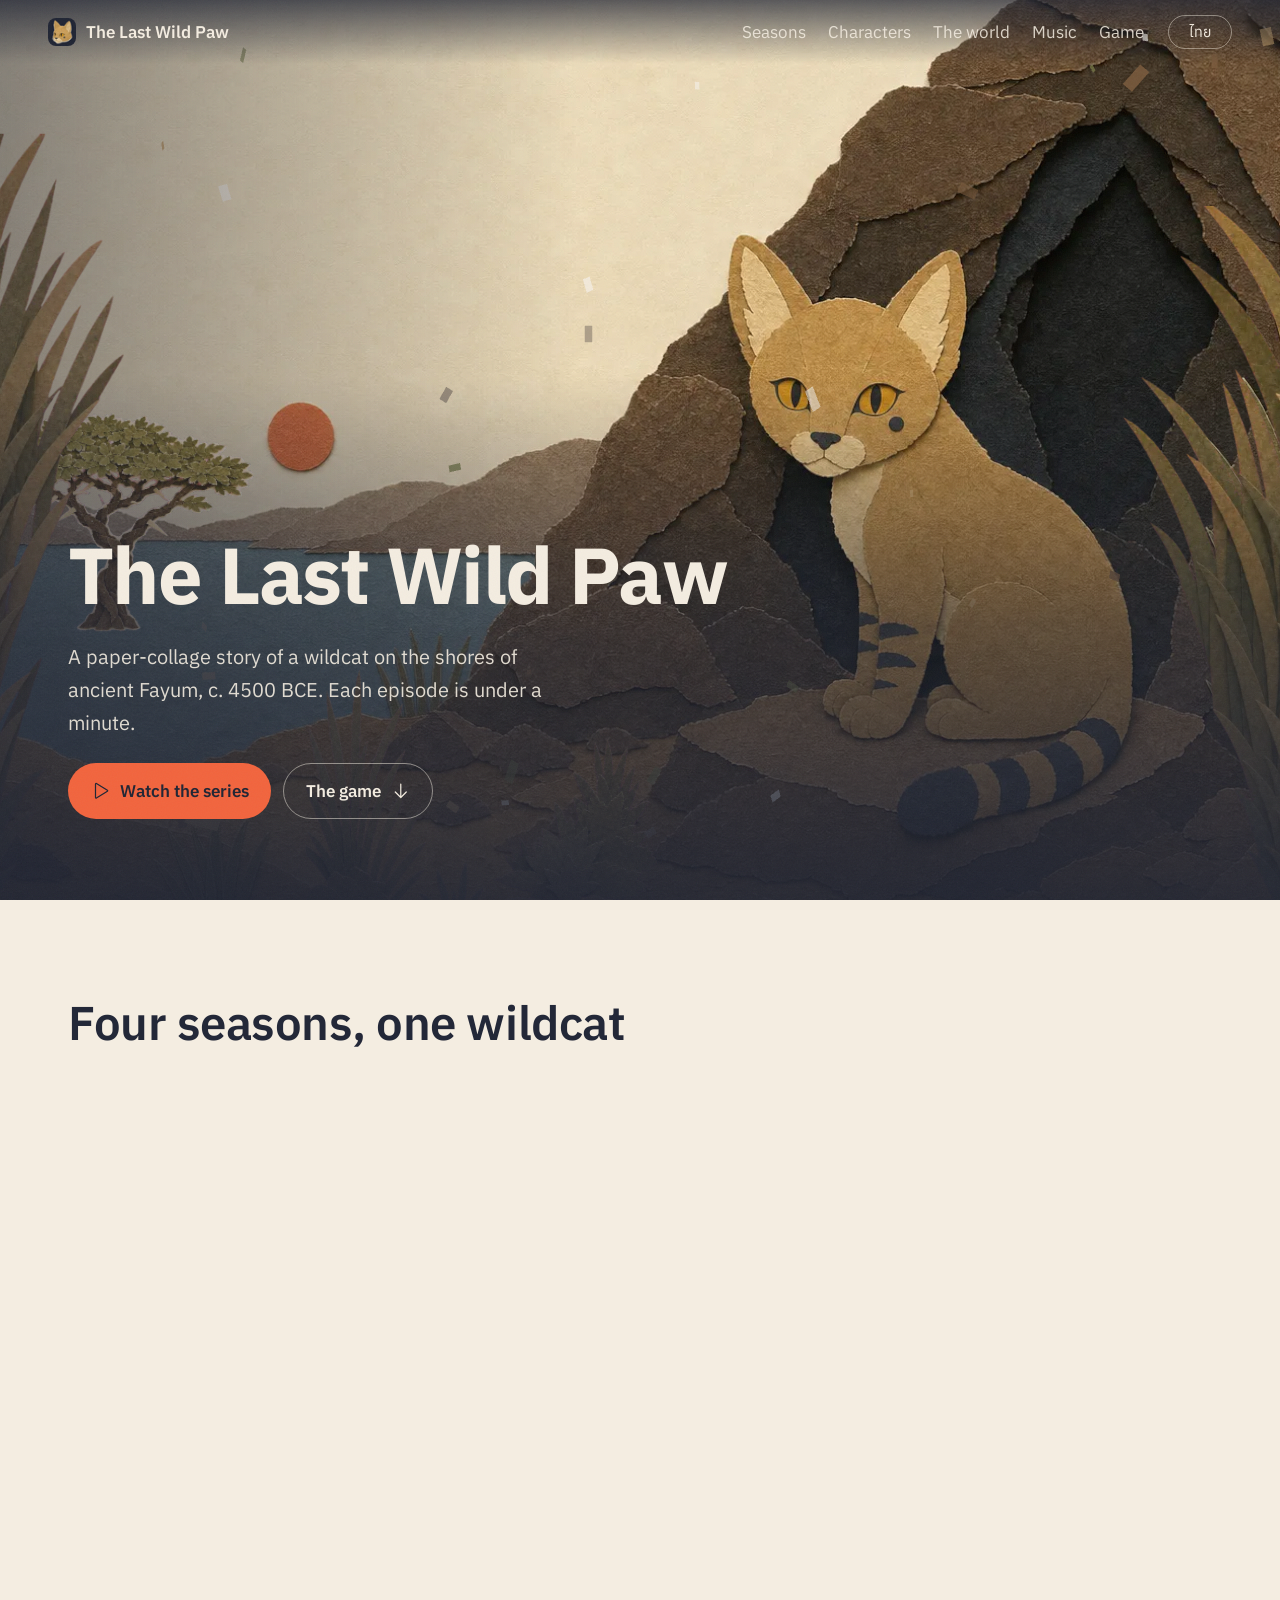
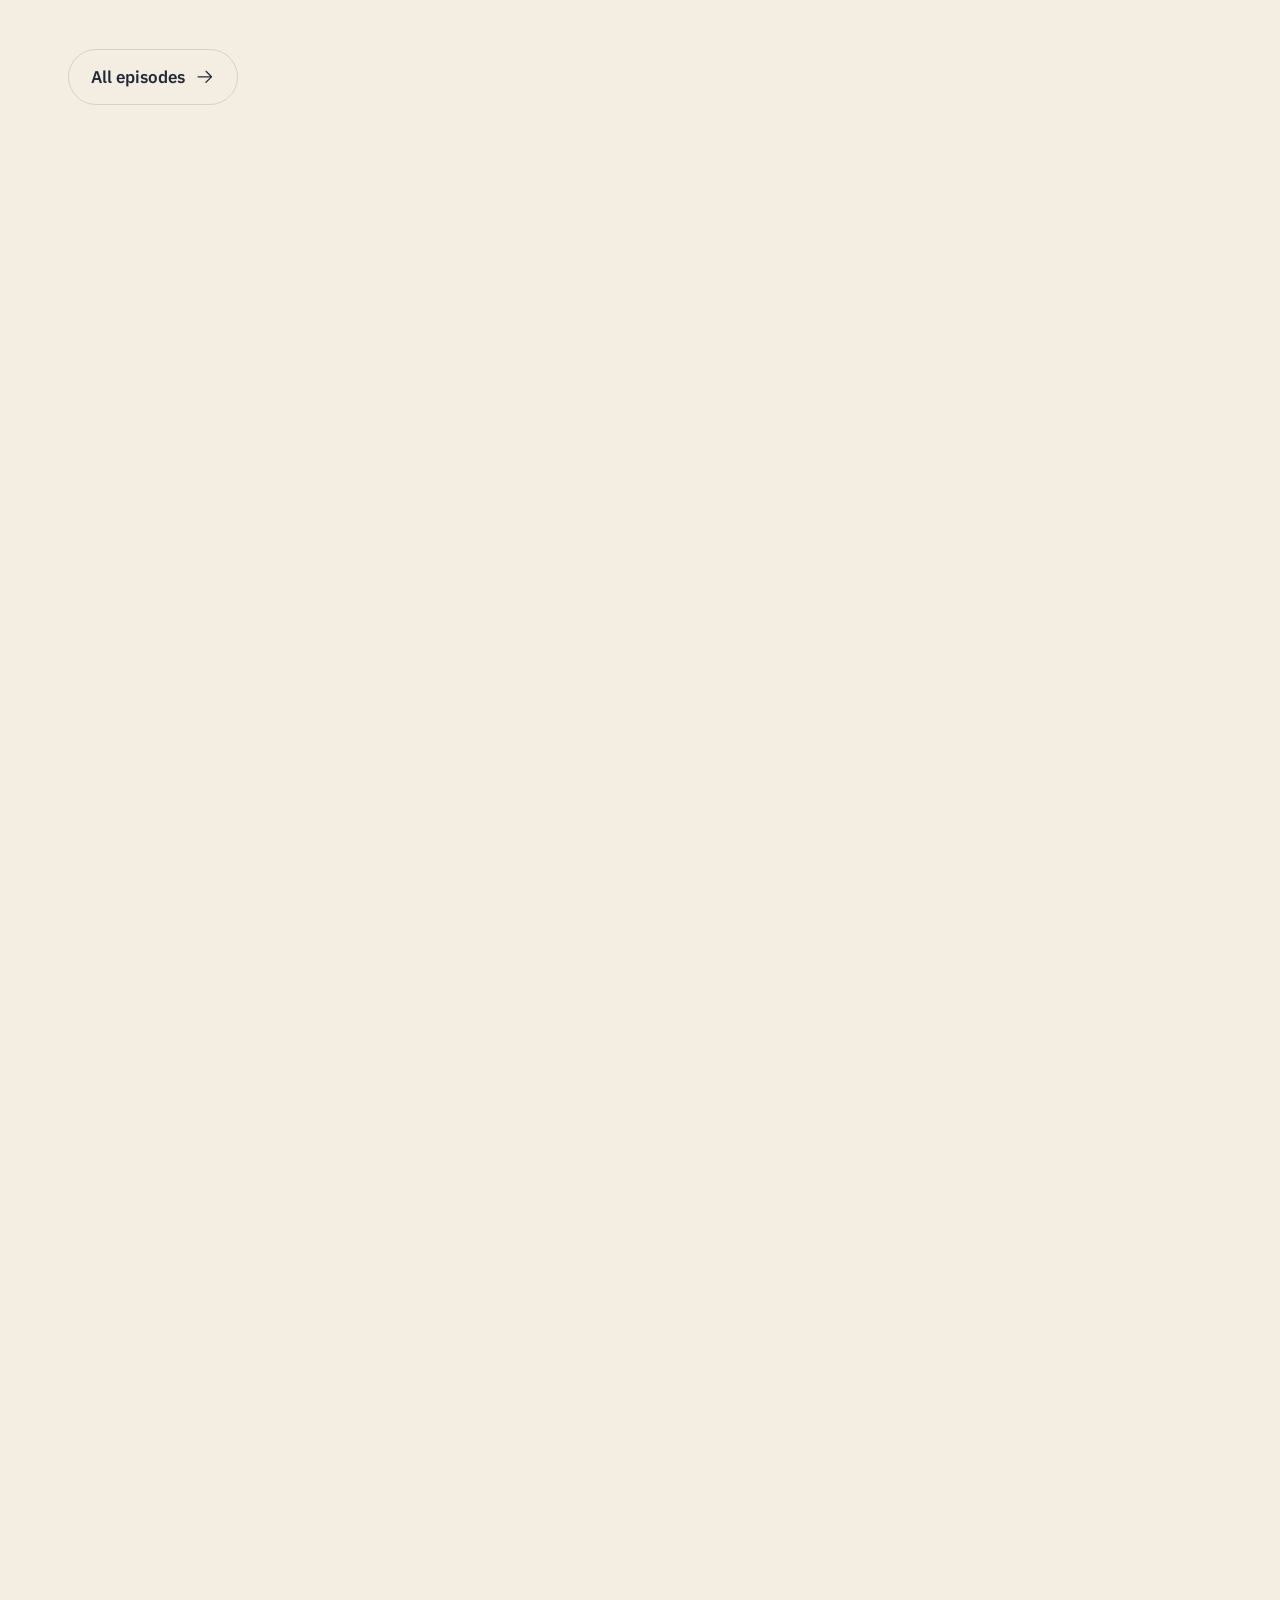
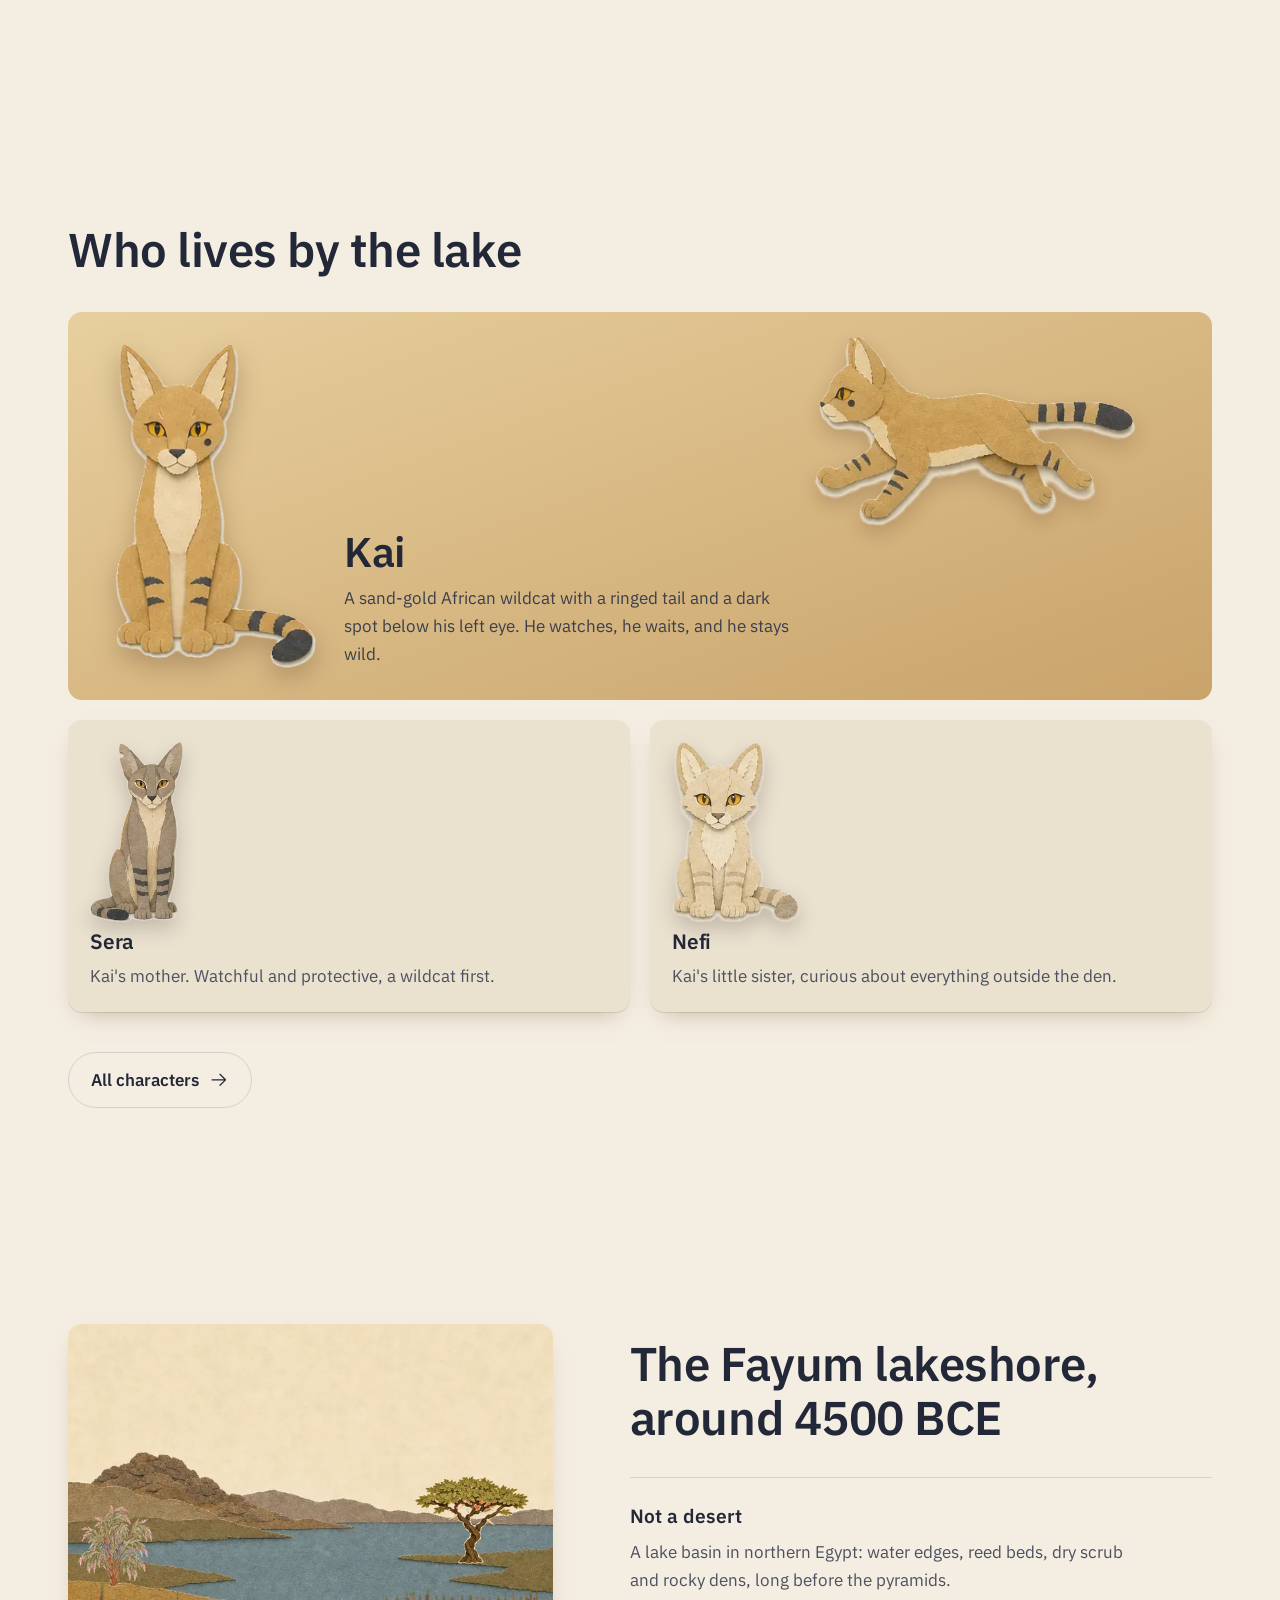
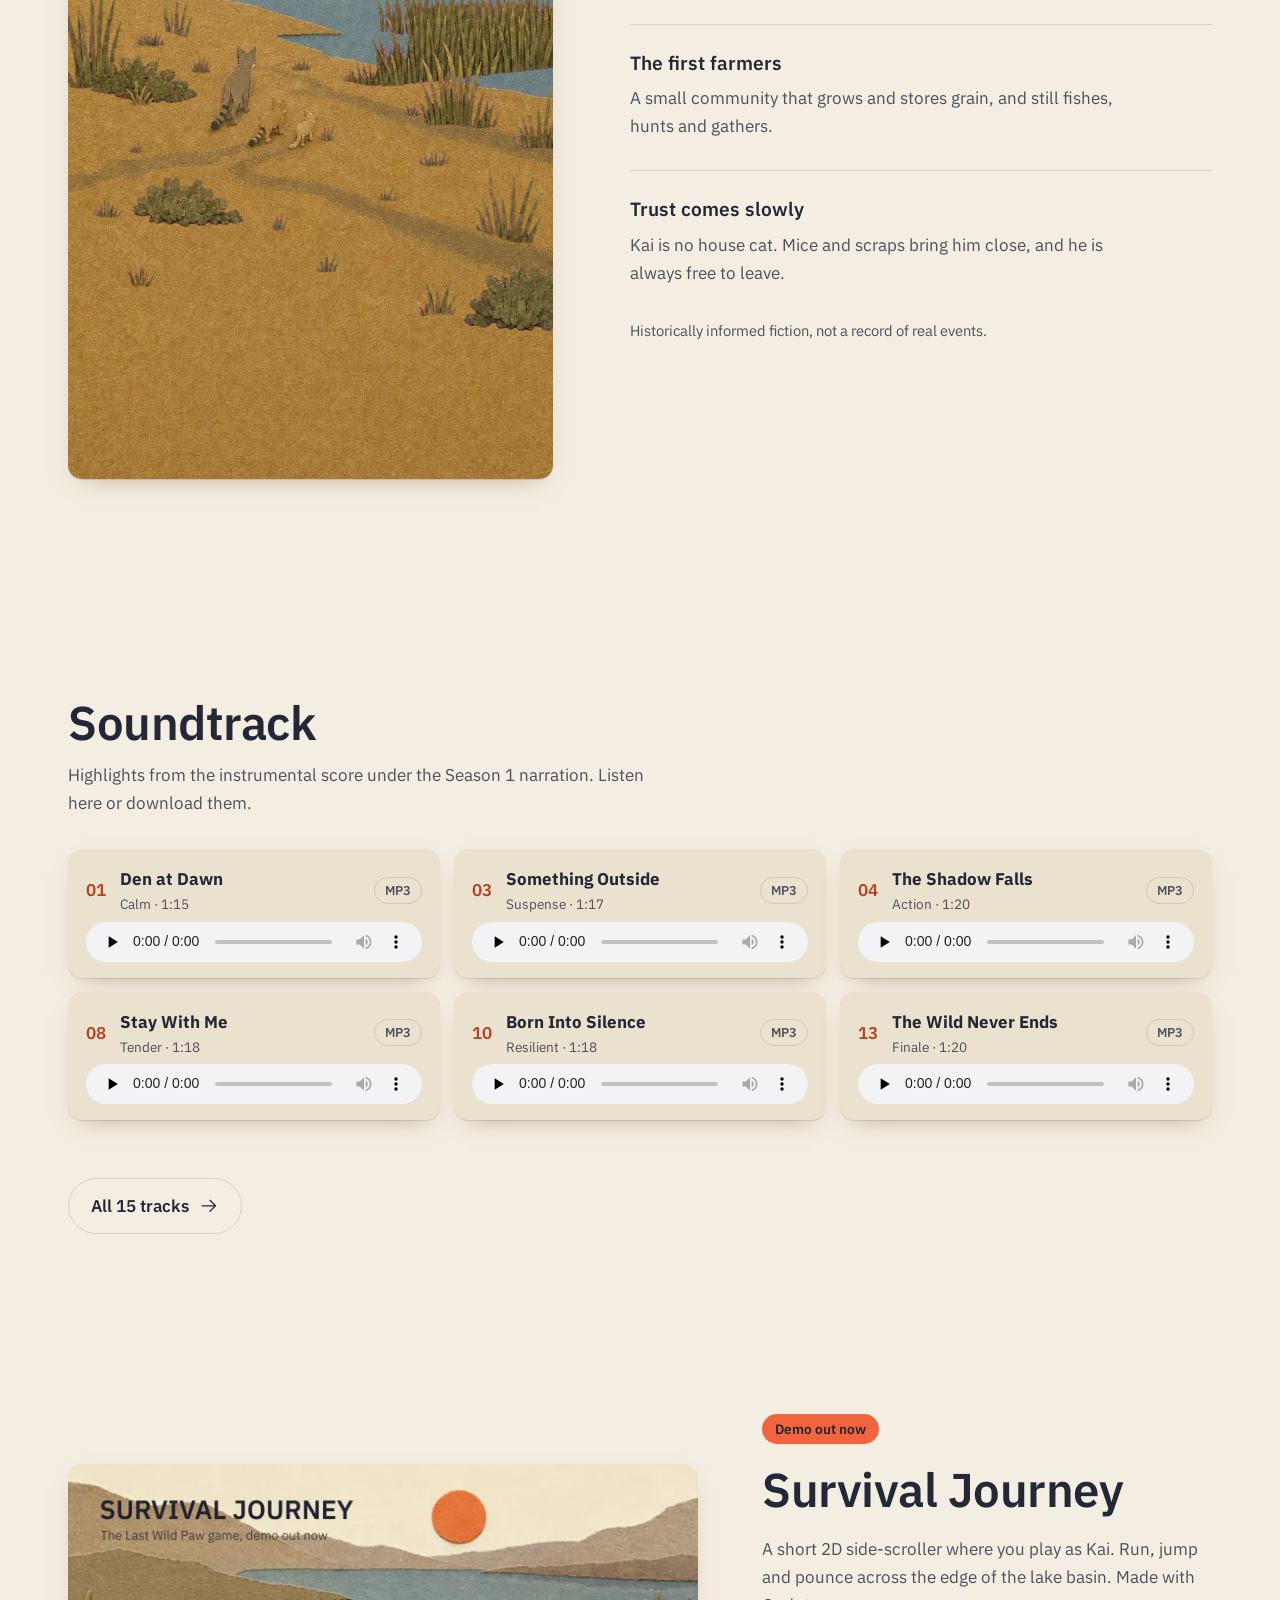
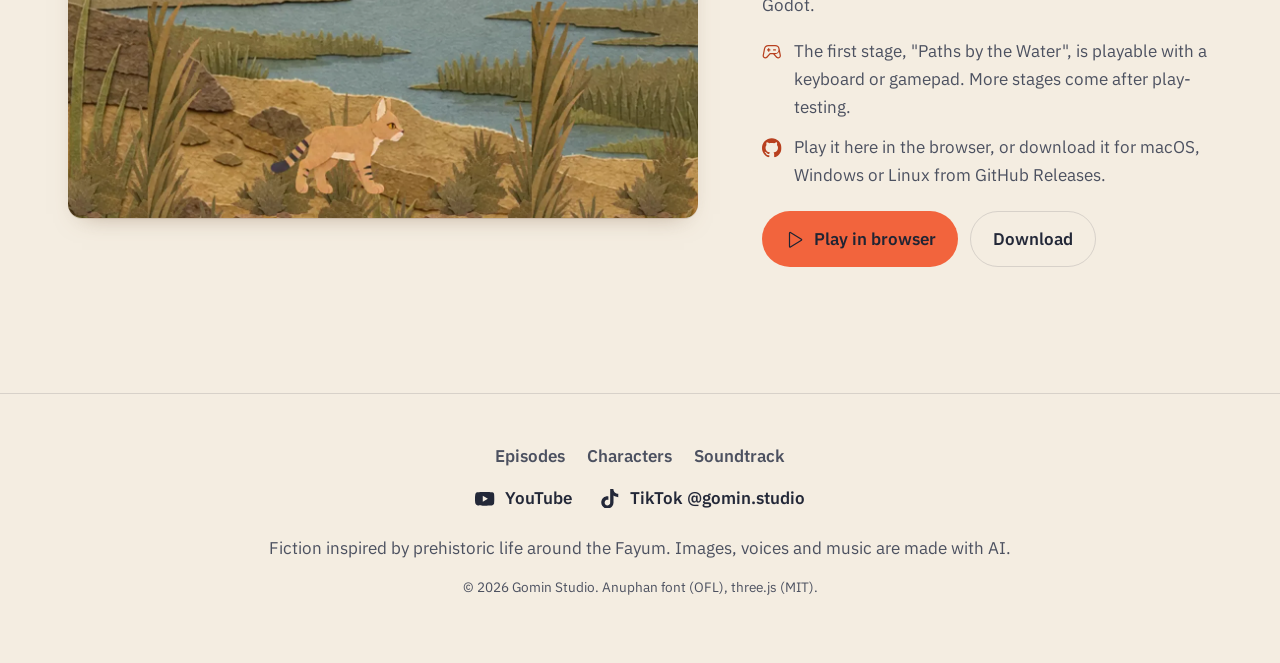
<file: docs/index.html>
<!doctype html>
<html lang="th">
<head>
<meta charset="utf-8">
<meta name="viewport" content="width=device-width, initial-scale=1, viewport-fit=cover">
<title>อุ้งเท้าป่าสุดท้าย | The Last Wild Paw</title>
<meta name="description" content="A paper-collage story of a wildcat on the shores of ancient Fayum, c. 4500 BCE. Episodes, characters, the world and the game.">
<meta name="theme-color" content="#1F2433" media="(prefers-color-scheme: dark)">
<meta name="theme-color" content="#F4EDE1" media="(prefers-color-scheme: light)">
<meta name="color-scheme" content="light dark">
<link rel="canonical" href="https://gomin2013.github.io/the-last-wild-paw/">
<meta property="og:type" content="website">
<meta property="og:site_name" content="The Last Wild Paw">
<meta property="og:title" content="อุ้งเท้าป่าสุดท้าย | The Last Wild Paw">
<meta property="og:description" content="A paper-collage story of a wildcat on the shores of ancient Fayum, c. 4500 BCE.">
<meta property="og:image" content="https://gomin2013.github.io/the-last-wild-paw/assets/img/og.jpg">
<meta property="og:image:width" content="1200">
<meta property="og:image:height" content="630">
<meta name="twitter:card" content="summary_large_image">
<link rel="icon" type="image/png" sizes="32x32" href="assets/img/favicon-32.png">
<link rel="apple-touch-icon" href="assets/img/icon-180.png">
<link rel="preload" href="assets/fonts/anuphan.woff2" as="font" type="font/woff2" crossorigin>
<link rel="preload" href="assets/img/hero-back.webp" as="image" fetchpriority="high">
<link rel="stylesheet" href="assets/site.css?v=1d35cc7a">
<script>
  // Language before first paint: saved choice, else the browser's, else Thai (the series is narrated in Thai)
  (function () {
    var l = localStorage.getItem("lwp.lang") || ((navigator.language || "th").slice(0, 2) === "th" ? "th" : "en");
    document.documentElement.lang = l === "en" ? "en" : "th";
  })();
</script>
<script src="assets/site.js?v=6e206d0d" defer></script>
<script type="module" src="assets/hero.js"></script>
</head>
<body>
<a class="skip" href="#main"><span lang="th">ข้ามไปที่เนื้อหา</span><span lang="en">Skip to content</span></a>

<header class="nav">
  <a class="brand" href="#top" aria-label="The Last Wild Paw">
    <img src="assets/img/favicon-32.png" width="28" height="28" alt="">
    <span lang="th">อุ้งเท้าป่าสุดท้าย</span><span lang="en">The Last Wild Paw</span>
  </a>
  <nav id="site-nav" aria-label="Sections">
    <a href="#seasons"><span lang="th">ซีซัน</span><span lang="en">Seasons</span></a>
    <a href="#characters"><span lang="th">ตัวละคร</span><span lang="en">Characters</span></a>
    <a href="#world"><span lang="th">โลกของเรื่อง</span><span lang="en">The world</span></a>
    <a href="#music"><span lang="th">เพลง</span><span lang="en">Music</span></a>
    <a href="#game"><span lang="th">เกม</span><span lang="en">Game</span></a>
  </nav>
  <button class="menu" type="button" data-menu aria-expanded="false" aria-controls="site-nav">
    <span class="bars" aria-hidden="true"></span><span class="sr"><span lang="th">เมนู</span><span lang="en">Menu</span></span>
  </button>
  <button class="lang" type="button" data-lang-toggle aria-label="Switch language">
    <span lang="th">EN</span><span lang="en">ไทย</span>
  </button>
</header>

<main id="main">
  <section class="hero" id="top" aria-labelledby="hero-title">
    <div class="hero-stage" data-hero>
      <img class="hero-poster" src="assets/img/hero-back.webp" width="1536" height="1024"
           alt="A paper-collage wildcat kitten sits in front of a rocky den above a lake at sunrise.">
    </div>
    <div class="hero-scrim" aria-hidden="true"></div>
    <div class="hero-copy">
      <h1 id="hero-title">
        <span lang="th">อุ้งเท้าป่าสุดท้าย</span><span lang="en">The Last Wild Paw</span>
      </h1>
      <p class="lede">
        <span lang="th">เรื่องเล่าแมวป่าในสไตล์กระดาษตัดแปะ ริมทะเลสาบฟายุม ราว 4500 ปีก่อนคริสตกาล ตอนละไม่ถึงนาที</span>
        <span lang="en">A paper-collage story of a wildcat on the shores of ancient Fayum, c. 4500 BCE. Each episode is under a minute.</span>
      </p>
      <div class="ctas">
        <a class="btn btn-primary" href="https://www.youtube.com/playlist?list=PLPmDWBVgTj58" rel="noopener">
          <svg aria-hidden="true"><use href="assets/icons.svg#play"/></svg>
          <span lang="th">ดูซีรีส์</span><span lang="en">Watch the series</span>
        </a>
        <a class="btn btn-quiet" href="#game">
          <span lang="th">เกมที่กำลังสร้าง</span><span lang="en">The game</span>
          <svg aria-hidden="true"><use href="assets/icons.svg#arrow-down"/></svg>
        </a>
      </div>
    </div>
  </section>

  <section class="seasons" id="seasons" aria-labelledby="seasons-title" data-pan>
    <div class="pan-sticky">
      <h2 id="seasons-title" class="pan-title">
        <span lang="th">สี่ซีซัน แมวป่าหนึ่งตัว</span><span lang="en">Four seasons, one wildcat</span>
      </h2>
      <div class="pan-track" data-pan-track>
        <article class="season reveal">
          <img src="assets/img/season1-cover.webp" width="560" height="996" loading="lazy" alt="Season 1 cover: Kai as a kitten at the den.">
          <div class="season-body">
            <p class="season-meta"><span lang="th">ซีซัน 1, 12 ตอน</span><span lang="en">Season 1, 12 episodes</span></p>
            <h3><span lang="th">อุ้งเท้าป่าสุดท้าย</span><span lang="en">The Last Wild Paw</span></h3>
            <p><span lang="th">ลูกแมวป่าที่สูญเสียครอบครัว ต้องเรียนรู้จะอยู่ลำพัง จนกลิ่นควันพาเขามาพบผู้คนหลังกองไฟ</span>
               <span lang="en">A wildcat kitten loses his family and learns to live alone, until smoke leads him to the people beyond the fire.</span></p>
            <p class="status status-out"><span lang="th">ดูได้แล้ว</span><span lang="en">Out now</span></p>
          </div>
        </article>
        <article class="season reveal">
          <img src="assets/img/season2-cover.webp" width="560" height="996" loading="lazy" alt="Season 2 cover: Kai and the female wildcat by the reeds.">
          <div class="season-body">
            <p class="season-meta"><span lang="th">ซีซัน 2, 14 ตอน</span><span lang="en">Season 2, 14 episodes</span></p>
            <h3>A Paw Between Two Worlds</h3>
            <p><span lang="th">ไคโตเป็นแมวป่าหนุ่ม ถูกมองว่าเป็นขโมยข้างหลุมเสบียง และพบเด็กชายที่เรียนรู้จะให้ โดยไม่บังคับให้ใครเชื่อง</span>
               <span lang="en">Kai grows up, is taken for a thief by the grain pits, and meets a boy who learns to give without forcing trust.</span></p>
            <p class="status"><span lang="th">เร็ว ๆ นี้</span><span lang="en">Coming soon</span></p>
          </div>
        </article>
        <article class="season reveal">
          <img src="assets/img/season3-cover.webp" width="560" height="996" loading="lazy" alt="Season 3 cover: two wildcats on a rock above a dog.">
          <div class="season-body">
            <p class="season-meta"><span lang="th">ซีซัน 3, 12 ตอน</span><span lang="en">Season 3, 12 episodes</span></p>
            <h3><span lang="th">เมื่อป่าเรียกหา</span><span lang="en">When the Wild Calls</span></h3>
            <p><span lang="th">น้ำที่เอ่อขึ้นบีบให้ทั้งแมวป่าและผู้คนต้องหาที่ทางใหม่ และเลือกว่าจะอยู่ร่วมกันแบบไหน</span>
               <span lang="en">Rising water pushes cats and people alike to find a new place, and new ways to belong.</span></p>
            <p class="status"><span lang="th">เร็ว ๆ นี้</span><span lang="en">Coming soon</span></p>
          </div>
        </article>
        <article class="season reveal">
          <img src="assets/img/season4-cover.webp" width="560" height="996" loading="lazy" alt="Season 4 cover: the camp at sunset with two wildcats on a rise.">
          <div class="season-body">
            <p class="season-meta"><span lang="th">ซีซัน 4, 12 ตอน</span><span lang="en">Season 4, 12 episodes</span></p>
            <h3><span lang="th">ระหว่างอุ้งเท้ากับมือ</span><span lang="en">Between Paw and Hand</span></h3>
            <p><span lang="th">ห้าฤดูผ่านไป ลูกแมวที่ผู้คนเลี้ยงมาทำให้ไคได้รู้ว่า ความไว้ใจต้องเลือกให้ทีละคน</span>
               <span lang="en">Five summers later, a kitten raised by people shows Kai that trust is chosen one person at a time.</span></p>
            <p class="status"><span lang="th">กำลังสร้าง</span><span lang="en">In production</span></p>
          </div>
        </article>
      </div>
      <p class="more"><a class="btn btn-line" href="episodes/"><span lang="th">ดูทุกตอน</span><span lang="en">All episodes</span><svg aria-hidden="true"><use href="assets/icons.svg#arrow-right"/></svg></a></p>
    </div>
  </section>

  <section class="characters" id="characters" aria-labelledby="characters-title">
    <h2 id="characters-title"><span lang="th">ใครอยู่ริมทะเลสาบ</span><span lang="en">Who lives by the lake</span></h2>
    <div class="cast">
      <article class="cast-lead reveal">
        <img class="lead-sit" src="assets/img/char-kai.webp" width="217" height="351" loading="lazy" alt="Kai, a young African wildcat, sitting.">
        <img class="lead-run" src="assets/img/char-kai-run.webp" width="415" height="246" loading="lazy" alt="">
        <div>
          <h3><span lang="th">ไค</span><span lang="en">Kai</span></h3>
          <p><span lang="th">แมวป่าแอฟริกันขนสีทรายทอง หางมีลายวง และมีจุดสีเข้มใต้ตาซ้าย เขาเฝ้าดู รอคอย และยังคงเป็นสัตว์ป่าเสมอ</span>
             <span lang="en">A sand-gold African wildcat with a ringed tail and a dark spot below his left eye. He watches, he waits, and he stays wild.</span></p>
        </div>
      </article>
      <article class="cast-card reveal">
        <img src="assets/img/char-sera.webp" width="162" height="315" loading="lazy" alt="Sera, a gray-brown wildcat, sitting.">
        <h3><span lang="th">เซรา</span><span lang="en">Sera</span></h3>
        <p><span lang="th">แม่ของไค ระวังภัยและปกป้องลูก ในแบบของแมวป่า</span><span lang="en">Kai's mother. Watchful and protective, a wildcat first.</span></p>
      </article>
      <article class="cast-card reveal">
        <img src="assets/img/char-nefi.webp" width="182" height="256" loading="lazy" alt="Nefi, a small pale wildcat kitten, sitting.">
        <h3><span lang="th">เนฟี</span><span lang="en">Nefi</span></h3>
        <p><span lang="th">น้องสาวของไค สงสัยไปทุกอย่างที่อยู่นอกโพรง</span><span lang="en">Kai's little sister, curious about everything outside the den.</span></p>
      </article>
    </div>
    <p class="more"><a class="btn btn-line" href="characters/"><span lang="th">ตัวละครทั้งหมด</span><span lang="en">All characters</span><svg aria-hidden="true"><use href="assets/icons.svg#arrow-right"/></svg></a></p>
  </section>

  <section class="world" id="world" aria-labelledby="world-title">
    <div class="world-visual" aria-hidden="true">
      <img class="world-plate" src="assets/img/world-plate.webp" width="720" height="1280" loading="lazy" alt="">
      <img class="world-mid" src="assets/img/world-mid.webp" width="720" height="1280" loading="lazy" alt="">
      <img class="world-fg" src="assets/img/world-fg.webp" width="720" height="1280" loading="lazy" alt="">
    </div>
    <div class="world-copy">
      <h2 id="world-title"><span lang="th">ริมทะเลสาบฟายุม ราว 4500 ปีก่อนคริสตกาล</span><span lang="en">The Fayum lakeshore, around 4500 BCE</span></h2>
      <dl class="facts">
        <div class="reveal">
          <dt><span lang="th">ไม่ใช่ทะเลทราย</span><span lang="en">Not a desert</span></dt>
          <dd><span lang="th">แอ่งทะเลสาบทางเหนือของอียิปต์ ขอบน้ำ ดงกก พุ่มไม้แห้ง และโพรงหิน ห่างไกลจากยุคปิรามิด</span>
              <span lang="en">A lake basin in northern Egypt: water edges, reed beds, dry scrub and rocky dens, long before the pyramids.</span></dd>
        </div>
        <div class="reveal">
          <dt><span lang="th">ผู้คนกลุ่มแรกที่เพาะปลูก</span><span lang="en">The first farmers</span></dt>
          <dd><span lang="th">ชุมชนเล็ก ๆ ที่ปลูกและเก็บเมล็ดพืช แต่ยังหาปลา ล่าสัตว์ และเก็บของป่าไปพร้อมกัน</span>
              <span lang="en">A small community that grows and stores grain, and still fishes, hunts and gathers.</span></dd>
        </div>
        <div class="reveal">
          <dt><span lang="th">ไว้ใจได้ช้า ๆ</span><span lang="en">Trust comes slowly</span></dt>
          <dd><span lang="th">ไคไม่ใช่แมวบ้าน เขาเข้ามาเพราะเหยื่อและเศษอาหาร และจากไปได้เสมอเมื่อต้องการ</span>
              <span lang="en">Kai is no house cat. Mice and scraps bring him close, and he is always free to leave.</span></dd>
        </div>
      </dl>
      <p class="note"><span lang="th">เรื่องแต่งที่ได้แรงบันดาลใจจากหลักฐานทางโบราณคดี ไม่ใช่บันทึกประวัติศาสตร์</span>
         <span lang="en">Historically informed fiction, not a record of real events.</span></p>
    </div>
  </section>

  <section class="music" id="music" aria-labelledby="music-title">
    <div class="music-head">
      <h2 id="music-title"><span lang="th">เพลงประกอบ</span><span lang="en">Soundtrack</span></h2>
      <p><span lang="th">เพลงเด่นจากดนตรีบรรเลงที่อยู่ใต้เสียงบรรยายของซีซัน 1 ฟังได้ที่นี่ หรือดาวน์โหลดไปฟังต่อ</span>
         <span lang="en">Highlights from the instrumental score under the Season 1 narration. Listen here or download them.</span></p>
    </div>
    <ol class="tracks reveal">
      <li class="track">
        <span class="track-no">01</span>
        <div class="track-meta"><b>Den at Dawn</b><span><span lang="th">สงบ</span><span lang="en">Calm</span> · 1:15</span></div>
        <a class="track-dl" href="assets/audio/m01-den-at-dawn.mp3" download aria-label="Download Den at Dawn (MP3)">MP3</a>
        <audio controls preload="none" src="assets/audio/m01-den-at-dawn.mp3" aria-label="Den at Dawn"></audio>
      </li>
      <li class="track">
        <span class="track-no">03</span>
        <div class="track-meta"><b>Something Outside</b><span><span lang="th">หวาดเสียว</span><span lang="en">Suspense</span> · 1:17</span></div>
        <a class="track-dl" href="assets/audio/m03-something-outside.mp3" download aria-label="Download Something Outside (MP3)">MP3</a>
        <audio controls preload="none" src="assets/audio/m03-something-outside.mp3" aria-label="Something Outside"></audio>
      </li>
      <li class="track">
        <span class="track-no">04</span>
        <div class="track-meta"><b>The Shadow Falls</b><span><span lang="th">แอคชั่น</span><span lang="en">Action</span> · 1:20</span></div>
        <a class="track-dl" href="assets/audio/m04-the-shadow-falls.mp3" download aria-label="Download The Shadow Falls (MP3)">MP3</a>
        <audio controls preload="none" src="assets/audio/m04-the-shadow-falls.mp3" aria-label="The Shadow Falls"></audio>
      </li>
      <li class="track">
        <span class="track-no">08</span>
        <div class="track-meta"><b>Stay With Me</b><span><span lang="th">อบอุ่นอ่อนโยน</span><span lang="en">Tender</span> · 1:18</span></div>
        <a class="track-dl" href="assets/audio/m08-stay-with-me.mp3" download aria-label="Download Stay With Me (MP3)">MP3</a>
        <audio controls preload="none" src="assets/audio/m08-stay-with-me.mp3" aria-label="Stay With Me"></audio>
      </li>
      <li class="track">
        <span class="track-no">10</span>
        <div class="track-meta"><b>Born Into Silence</b><span><span lang="th">มีหวัง</span><span lang="en">Resilient</span> · 1:18</span></div>
        <a class="track-dl" href="assets/audio/m10-born-into-silence.mp3" download aria-label="Download Born Into Silence (MP3)">MP3</a>
        <audio controls preload="none" src="assets/audio/m10-born-into-silence.mp3" aria-label="Born Into Silence"></audio>
      </li>
      <li class="track">
        <span class="track-no">13</span>
        <div class="track-meta"><b>The Wild Never Ends</b><span><span lang="th">ดราม่ายิ่งใหญ่</span><span lang="en">Finale</span> · 1:20</span></div>
        <a class="track-dl" href="assets/audio/m13-the-wild-never-ends.mp3" download aria-label="Download The Wild Never Ends (MP3)">MP3</a>
        <audio controls preload="none" src="assets/audio/m13-the-wild-never-ends.mp3" aria-label="The Wild Never Ends"></audio>
      </li>
    </ol>
    <p class="more"><a class="btn btn-line" href="music/"><span lang="th">ฟังครบทั้ง 15 เพลง</span><span lang="en">All 15 tracks</span><svg aria-hidden="true"><use href="assets/icons.svg#arrow-right"/></svg></a></p>
  </section>

  <section class="game" id="game" aria-labelledby="game-title">
    <figure class="game-media reveal">
      <video data-teaser muted loop playsinline preload="none" poster="assets/img/game-teaser.webp" width="1280" height="720"
             aria-label="Teaser: Kai runs through the reeds at dawn.">
        <source src="assets/video/game-teaser.mp4" type="video/mp4">
      </video>
    </figure>
    <div class="game-copy">
      <p class="status status-out"><span lang="th">เดโมเล่นได้แล้ว</span><span lang="en">Demo out now</span></p>
      <h2 id="game-title">Survival Journey</h2>
      <p><span lang="th">เกมแนวผจญภัยเลื่อนข้างแบบ 2D สั้น ๆ ที่คุณได้เป็นไค วิ่ง กระโดด และตะครุบ ข้ามริมแอ่งทะเลสาบ สร้างด้วย Godot</span>
         <span lang="en">A short 2D side-scroller where you play as Kai. Run, jump and pounce across the edge of the lake basin. Made with Godot.</span></p>
      <ul class="game-facts">
        <li><svg aria-hidden="true"><use href="assets/icons.svg#game-controller"/></svg>
          <span lang="th">ด่านแรก "ทางริมน้ำ" เล่นได้แล้ว ใช้คีย์บอร์ดหรือจอยเกม ทดสอบกับผู้เล่นก่อนจะเพิ่มด่าน</span><span lang="en">The first stage, "Paths by the Water", is playable with a keyboard or gamepad. More stages come after play-testing.</span></li>
        <li><svg aria-hidden="true"><use href="assets/icons.svg#github"/></svg>
          <span lang="th">เล่นบนเว็บนี้ หรือดาวน์โหลดสำหรับ macOS, Windows, Linux จาก GitHub Releases</span><span lang="en">Play it here in the browser, or download it for macOS, Windows or Linux from GitHub Releases.</span></li>
      </ul>
      <div class="ctas">
        <a class="btn btn-primary" href="play/"><svg aria-hidden="true"><use href="assets/icons.svg#play"/></svg><span lang="th">เล่นบนเว็บ</span><span lang="en">Play in browser</span></a>
        <a class="btn btn-line" href="https://github.com/gomin2013/the-last-wild-paw/releases/latest" rel="noopener"><span lang="th">ดาวน์โหลด</span><span lang="en">Download</span></a>
      </div>
    </div>
  </section>
</main>

<footer class="foot">
  <nav class="foot-links" aria-label="Pages">
    <a href="episodes/"><span lang="th">ตอนทั้งหมด</span><span lang="en">Episodes</span></a>
    <a href="characters/"><span lang="th">ตัวละคร</span><span lang="en">Characters</span></a>
    <a href="music/"><span lang="th">เพลงประกอบ</span><span lang="en">Soundtrack</span></a>
  </nav>
  <div class="follow">
    <a href="https://www.youtube.com/playlist?list=PLPmDWBVgTj58" rel="noopener"><svg aria-hidden="true"><use href="assets/icons.svg#youtube"/></svg>YouTube</a>
    <a href="https://www.tiktok.com/@gomin.studio" rel="noopener"><svg aria-hidden="true"><use href="assets/icons.svg#tiktok"/></svg>TikTok @gomin.studio</a>
  </div>
  <p><span lang="th">เรื่องแต่ง ได้แรงบันดาลใจจากชีวิตยุคก่อนประวัติศาสตร์แถบฟายุม ภาพ เสียง และดนตรีสร้างด้วย AI</span>
     <span lang="en">Fiction inspired by prehistoric life around the Fayum. Images, voices and music are made with AI.</span></p>
  <p class="small">© 2026 Gomin Studio. <span lang="th">ฟอนต์ Anuphan (OFL), three.js (MIT)</span><span lang="en">Anuphan font (OFL), three.js (MIT).</span></p>
</footer>
</body>
</html>
</file>
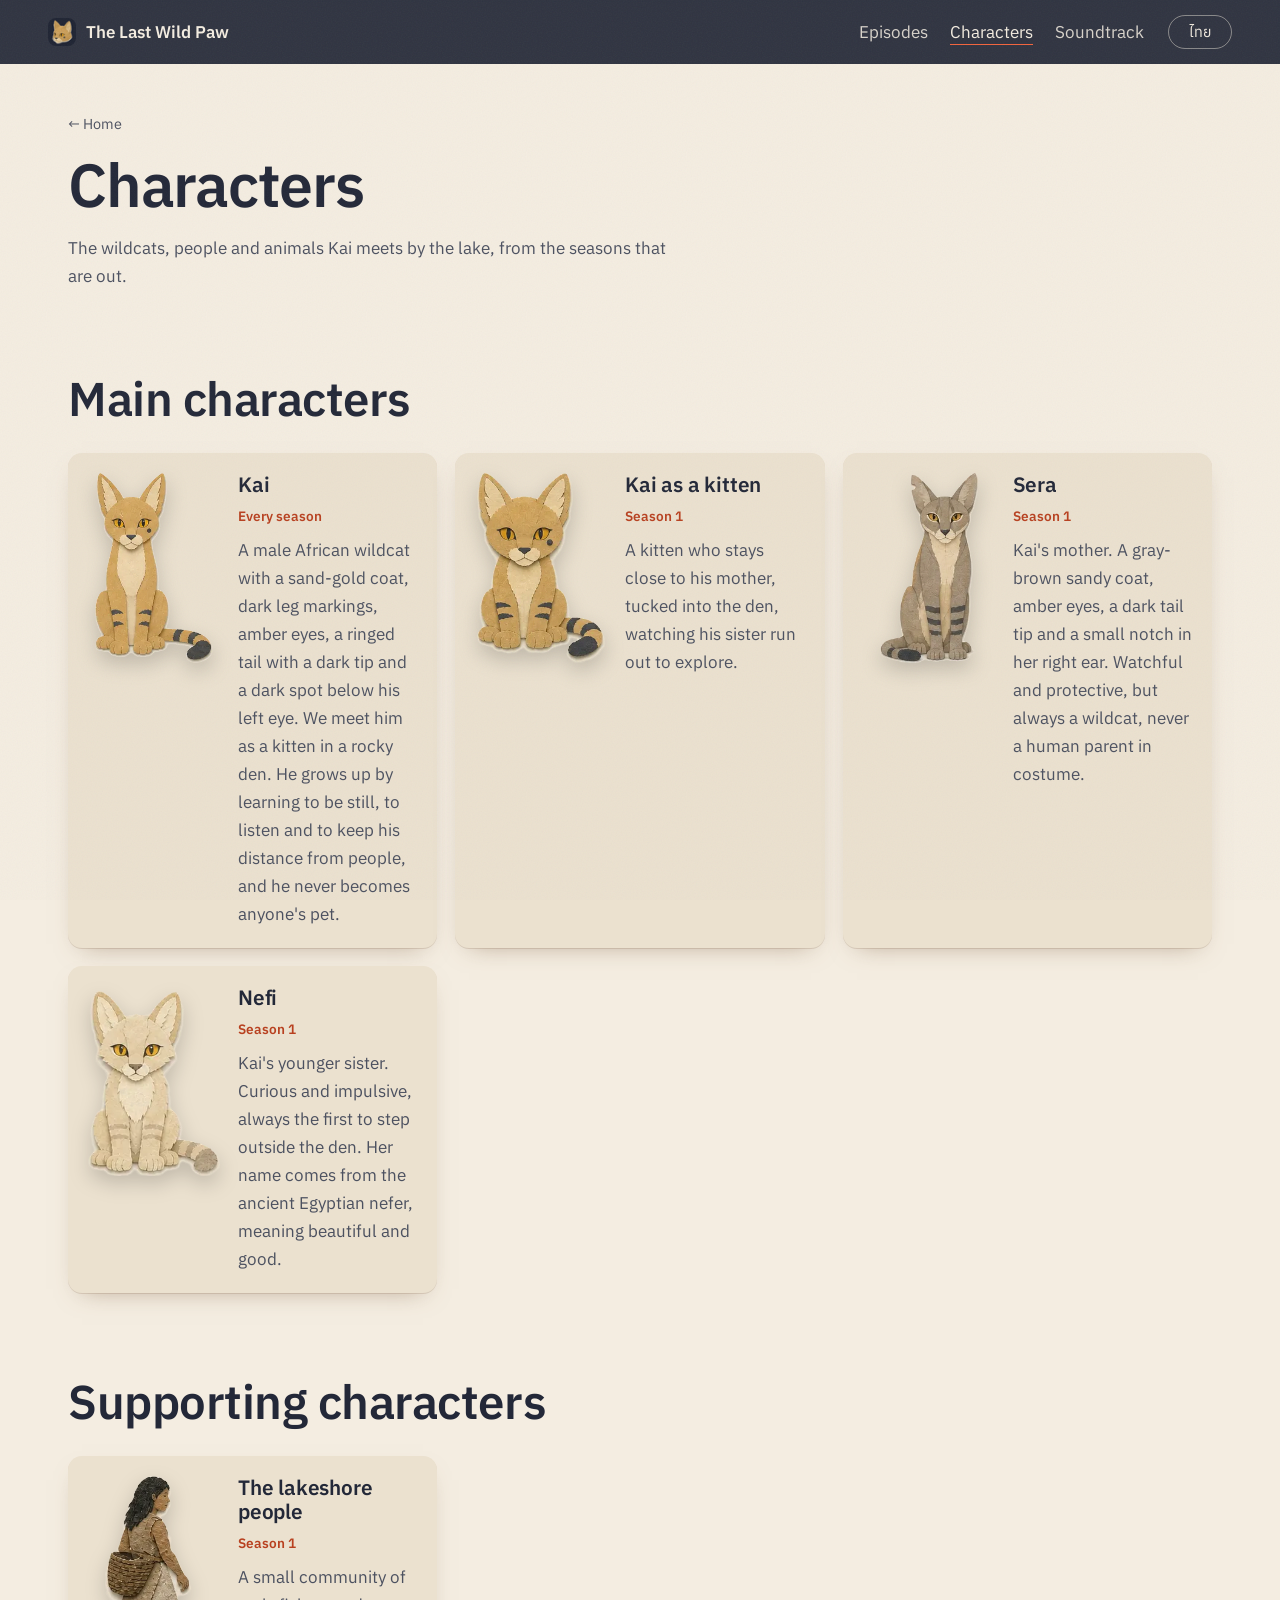
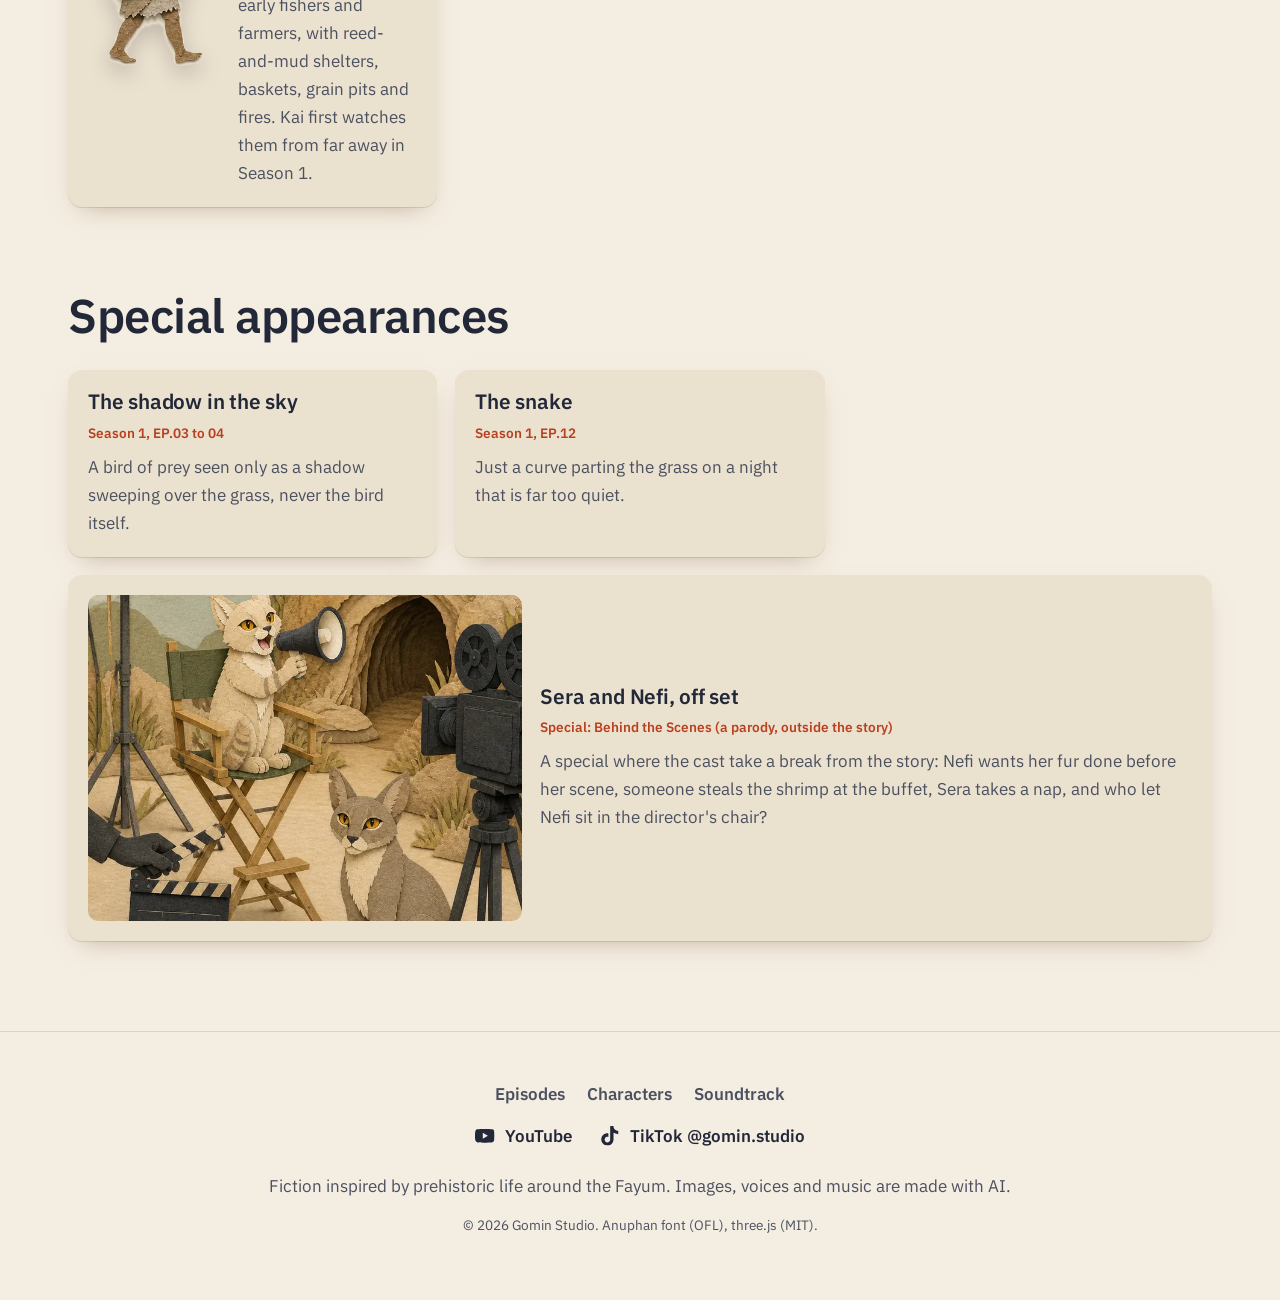
<file: docs/characters/index.html>
<!doctype html>
<html lang="th">
<head>
<meta charset="utf-8">
<meta name="viewport" content="width=device-width, initial-scale=1, viewport-fit=cover">
<title>ตัวละคร | Characters | The Last Wild Paw</title>
<meta name="description" content="The wildcats, people and animals of The Last Wild Paw.">
<meta name="theme-color" content="#1F2433" media="(prefers-color-scheme: dark)">
<meta name="theme-color" content="#F4EDE1" media="(prefers-color-scheme: light)">
<meta name="color-scheme" content="light dark">
<link rel="canonical" href="https://gomin2013.github.io/the-last-wild-paw/characters/">
<meta property="og:type" content="website">
<meta property="og:site_name" content="The Last Wild Paw">
<meta property="og:title" content="Characters | The Last Wild Paw">
<meta property="og:description" content="The wildcats, people and animals of The Last Wild Paw.">
<meta property="og:image" content="https://gomin2013.github.io/the-last-wild-paw/assets/img/og.jpg">
<meta name="twitter:card" content="summary_large_image">
<link rel="icon" type="image/png" sizes="32x32" href="../assets/img/favicon-32.png">
<link rel="apple-touch-icon" href="../assets/img/icon-180.png">
<link rel="preload" href="../assets/fonts/anuphan.woff2" as="font" type="font/woff2" crossorigin>
<link rel="stylesheet" href="../assets/site.css?v=1d35cc7a">
<script>
  (function () {
    var l = localStorage.getItem("lwp.lang") || ((navigator.language || "th").slice(0, 2) === "th" ? "th" : "en");
    document.documentElement.lang = l === "en" ? "en" : "th";
  })();
</script>
<script src="../assets/site.js?v=6e206d0d" defer></script>
</head>
<body class="subpage">
<a class="skip" href="#main"><span lang="th">ข้ามไปที่เนื้อหา</span><span lang="en">Skip to content</span></a>

<header class="nav solid">
  <a class="brand" href="../" aria-label="The Last Wild Paw, home">
    <img src="../assets/img/favicon-32.png" width="28" height="28" alt="">
    <span lang="th">อุ้งเท้าป่าสุดท้าย</span><span lang="en">The Last Wild Paw</span>
  </a>
  <nav id="site-nav" aria-label="Pages">
    <a href="../episodes/"><span lang="th">ตอนทั้งหมด</span><span lang="en">Episodes</span></a>
    <a href="../characters/" aria-current="page"><span lang="th">ตัวละคร</span><span lang="en">Characters</span></a>
    <a href="../music/"><span lang="th">เพลงประกอบ</span><span lang="en">Soundtrack</span></a>
  </nav>
  <button class="menu" type="button" data-menu aria-expanded="false" aria-controls="site-nav">
    <span class="bars" aria-hidden="true"></span><span class="sr"><span lang="th">เมนู</span><span lang="en">Menu</span></span>
  </button>
  <button class="lang" type="button" data-lang-toggle aria-label="Switch language">
    <span lang="th">EN</span><span lang="en">ไทย</span>
  </button>
</header>

<main id="main" class="page">
  <header class="page-head">
    <a class="crumb" href="../"><span lang="th">หน้าแรก</span><span lang="en">Home</span></a>
    <h1><span lang="th">ตัวละคร</span><span lang="en">Characters</span></h1>
    <p><span lang="th">แมวป่า ผู้คน และสัตว์ที่ไคพบริมทะเลสาบ จากซีซันที่ออกอากาศแล้ว</span><span lang="en">The wildcats, people and animals Kai meets by the lake, from the seasons that are out.</span></p>
  </header>
  <section class="char-group" id="main" aria-labelledby="main-title">
    <h2 id="main-title"><span lang="th">ตัวละครหลัก</span><span lang="en">Main characters</span></h2>
    <div class="char-grid">
      <article class="char" id="kai">
        <img src="../assets/img/cast/kai.webp" width="217" height="351" loading="lazy" alt="Kai">
        <div>
          <h3><span lang="th">ไค</span><span lang="en">Kai</span></h3>
          <p class="char-seen"><span lang="th">ทุกซีซัน</span><span lang="en">Every season</span></p>
          <p><span lang="th">แมวป่าแอฟริกันเพศผู้ ขนสีทรายทอง ขามีลายเข้ม ตาสีอำพัน หางมีลายวงและปลายสีเข้ม และมีจุดสีเข้มใต้ตาซ้าย เราพบเขาครั้งแรกตอนเป็นลูกแมวในโพรงหิน เขาโตขึ้นด้วยการเรียนรู้ที่จะนิ่ง ฟัง และรักษาระยะห่างจากผู้คน โดยไม่เคยเป็นสัตว์เลี้ยงของใคร</span><span lang="en">A male African wildcat with a sand-gold coat, dark leg markings, amber eyes, a ringed tail with a dark tip and a dark spot below his left eye. We meet him as a kitten in a rocky den. He grows up by learning to be still, to listen and to keep his distance from people, and he never becomes anyone&#x27;s pet.</span></p>
        </div>
      </article>
      <article class="char" id="kai-kitten">
        <img src="../assets/img/cast/kai-kitten.webp" width="211" height="314" loading="lazy" alt="Kai as a kitten">
        <div>
          <h3><span lang="th">ไคตอนเป็นลูกแมว</span><span lang="en">Kai as a kitten</span></h3>
          <p class="char-seen"><span lang="th">ซีซัน 1</span><span lang="en">Season 1</span></p>
          <p><span lang="th">ลูกแมวที่ไม่ห่างจากแม่ ชอบซุกตัวอยู่ในโพรง และเฝ้าดูน้องสาววิ่งออกไปสำรวจโลกข้างนอก</span><span lang="en">A kitten who stays close to his mother, tucked into the den, watching his sister run out to explore.</span></p>
        </div>
      </article>
      <article class="char" id="sera">
        <img src="../assets/img/cast/sera.webp" width="162" height="315" loading="lazy" alt="Sera">
        <div>
          <h3><span lang="th">เซรา</span><span lang="en">Sera</span></h3>
          <p class="char-seen"><span lang="th">ซีซัน 1</span><span lang="en">Season 1</span></p>
          <p><span lang="th">แม่ของไค ขนสีน้ำตาลเทาปนทราย ตาสีอำพัน ปลายหางสีเข้ม และมีรอยบากเล็ก ๆ ที่หูขวา ระวังภัยและปกป้องลูก แต่เป็นแมวป่าเสมอ ไม่ใช่แม่แบบมนุษย์ในร่างแมว</span><span lang="en">Kai&#x27;s mother. A gray-brown sandy coat, amber eyes, a dark tail tip and a small notch in her right ear. Watchful and protective, but always a wildcat, never a human parent in costume.</span></p>
        </div>
      </article>
      <article class="char" id="nefi">
        <img src="../assets/img/cast/nefi.webp" width="182" height="256" loading="lazy" alt="Nefi">
        <div>
          <h3><span lang="th">เนฟี</span><span lang="en">Nefi</span></h3>
          <p class="char-seen"><span lang="th">ซีซัน 1</span><span lang="en">Season 1</span></p>
          <p><span lang="th">น้องสาวของไค ช่างสงสัยและใจร้อน มักเป็นตัวแรกที่ก้าวออกไปนอกโพรง ชื่อของเธอมาจากคำอียิปต์โบราณ nefer ที่แปลว่า งดงาม และ ดี</span><span lang="en">Kai&#x27;s younger sister. Curious and impulsive, always the first to step outside the den. Her name comes from the ancient Egyptian nefer, meaning beautiful and good.</span></p>
        </div>
      </article>
    </div>
  </section>

  <section class="char-group" id="support" aria-labelledby="support-title">
    <h2 id="support-title"><span lang="th">ตัวละครรอง</span><span lang="en">Supporting characters</span></h2>
    <div class="char-grid">
      <article class="char" id="people">
        <img src="../assets/img/cast/people.webp" width="168" height="329" loading="lazy" alt="The lakeshore people">
        <div>
          <h3><span lang="th">ผู้คนริมทะเลสาบ</span><span lang="en">The lakeshore people</span></h3>
          <p class="char-seen"><span lang="th">ซีซัน 1</span><span lang="en">Season 1</span></p>
          <p><span lang="th">ชุมชนเล็ก ๆ ของชาวประมงและเกษตรกรยุคแรก มีเพิงกกฉาบโคลน ตะกร้า หลุมเก็บเมล็ดพืช และกองไฟ ไคเห็นพวกเขาครั้งแรกจากที่ไกล ๆ ในซีซัน 1</span><span lang="en">A small community of early fishers and farmers, with reed-and-mud shelters, baskets, grain pits and fires. Kai first watches them from far away in Season 1.</span></p>
        </div>
      </article>
    </div>
  </section>

  <section class="char-group" id="special" aria-labelledby="special-title">
    <h2 id="special-title"><span lang="th">ตัวละครพิเศษ</span><span lang="en">Special appearances</span></h2>
    <div class="char-grid">
      <article class="char char-text">
        <div>
          <h3><span lang="th">เงาบนฟ้า</span><span lang="en">The shadow in the sky</span></h3>
          <p class="char-seen"><span lang="th">ซีซัน 1 ตอนที่ 3 ถึง 4</span><span lang="en">Season 1, EP.03 to 04</span></p>
          <p><span lang="th">นกล่าเหยื่อที่เราเห็นเพียงเงาที่ทาบลงบนทุ่งหญ้า ไม่เคยเห็นตัว</span><span lang="en">A bird of prey seen only as a shadow sweeping over the grass, never the bird itself.</span></p>
        </div>
      </article>
      <article class="char char-text">
        <div>
          <h3><span lang="th">งู</span><span lang="en">The snake</span></h3>
          <p class="char-seen"><span lang="th">ซีซัน 1 ตอนที่ 12</span><span lang="en">Season 1, EP.12</span></p>
          <p><span lang="th">แนวหญ้าที่แหวกออกช้า ๆ ในคืนที่เงียบเกินไป</span><span lang="en">Just a curve parting the grass on a night that is far too quiet.</span></p>
        </div>
      </article>
      <article class="char char-bts" id="behind-the-scenes">
        <img src="../assets/img/cast/bts.webp" width="720" height="1280" loading="lazy" alt="Nefi in a director's chair with a megaphone, Sera beside her, on a paper film set.">
        <div>
          <h3><span lang="th">เซราและเนฟี นอกกองถ่าย</span><span lang="en">Sera and Nefi, off set</span></h3>
          <p class="char-seen"><span lang="th">ตอนพิเศษ เบื้องหลังกองถ่าย (เรื่องสมมติ นอกเนื้อเรื่องหลัก)</span><span lang="en">Special: Behind the Scenes (a parody, outside the story)</span></p>
          <p><span lang="th">ตอนพิเศษที่ปล่อยให้นักแสดงพักจากบท เนฟีขอทำผมก่อนเข้าฉาก มีคนขโมยกุ้งที่บุฟเฟต์ เซราขอนอนสักงีบ และใครให้เนฟีนั่งเก้าอี้ผู้กำกับ</span><span lang="en">A special where the cast take a break from the story: Nefi wants her fur done before her scene, someone steals the shrimp at the buffet, Sera takes a nap, and who let Nefi sit in the director&#x27;s chair?</span></p>
        </div>
      </article>
    </div>
  </section>
</main>

<footer class="foot">
  <nav class="foot-links" aria-label="Pages">
    <a href="../episodes/"><span lang="th">ตอนทั้งหมด</span><span lang="en">Episodes</span></a>
    <a href="../characters/"><span lang="th">ตัวละคร</span><span lang="en">Characters</span></a>
    <a href="../music/"><span lang="th">เพลงประกอบ</span><span lang="en">Soundtrack</span></a>
  </nav>
  <div class="follow">
    <a href="https://www.youtube.com/playlist?list=PLPmDWBVgTj58" rel="noopener"><svg aria-hidden="true"><use href="../assets/icons.svg#youtube"/></svg>YouTube</a>
    <a href="https://www.tiktok.com/@gomin.studio" rel="noopener"><svg aria-hidden="true"><use href="../assets/icons.svg#tiktok"/></svg>TikTok @gomin.studio</a>
  </div>
  <p><span lang="th">เรื่องแต่ง ได้แรงบันดาลใจจากชีวิตยุคก่อนประวัติศาสตร์แถบฟายุม ภาพ เสียง และดนตรีสร้างด้วย AI</span>
     <span lang="en">Fiction inspired by prehistoric life around the Fayum. Images, voices and music are made with AI.</span></p>
  <p class="small">© 2026 Gomin Studio. <span lang="th">ฟอนต์ Anuphan (OFL), three.js (MIT)</span><span lang="en">Anuphan font (OFL), three.js (MIT).</span></p>
</footer>
</body>
</html>
</file>
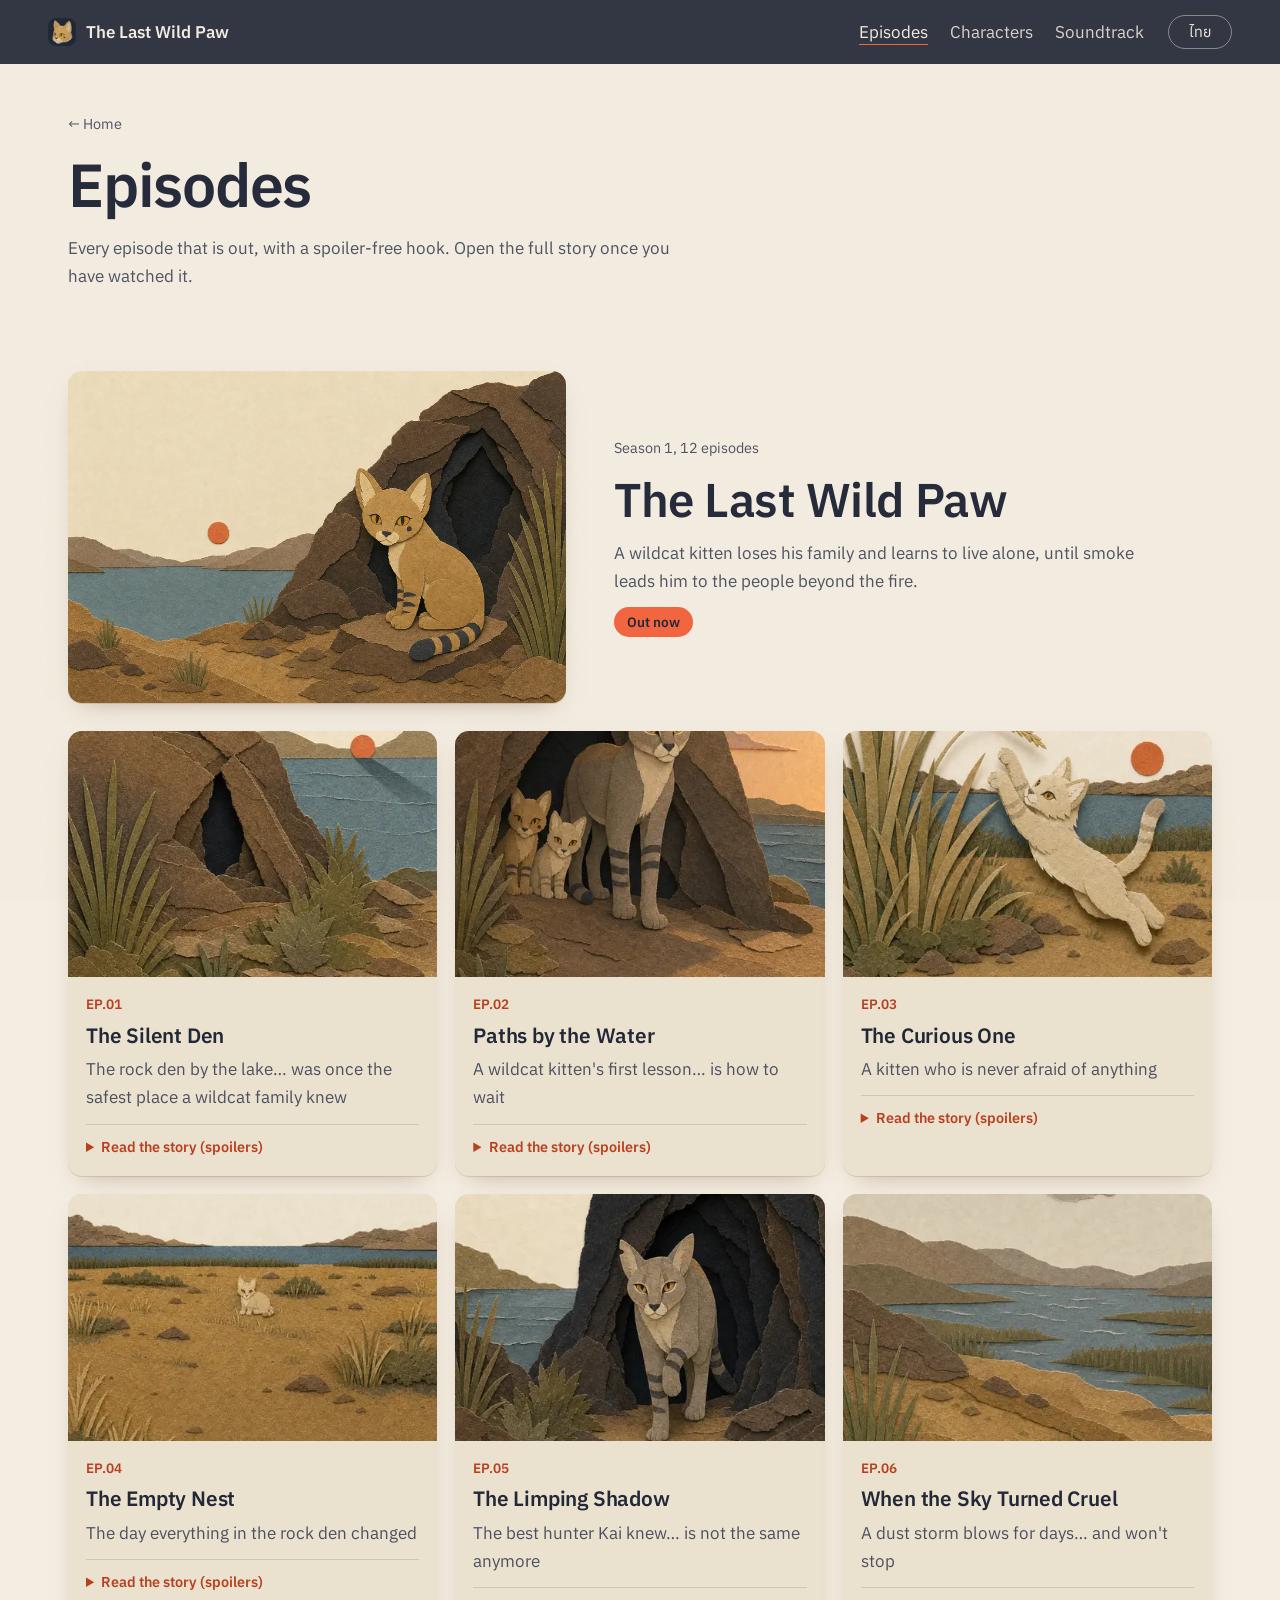
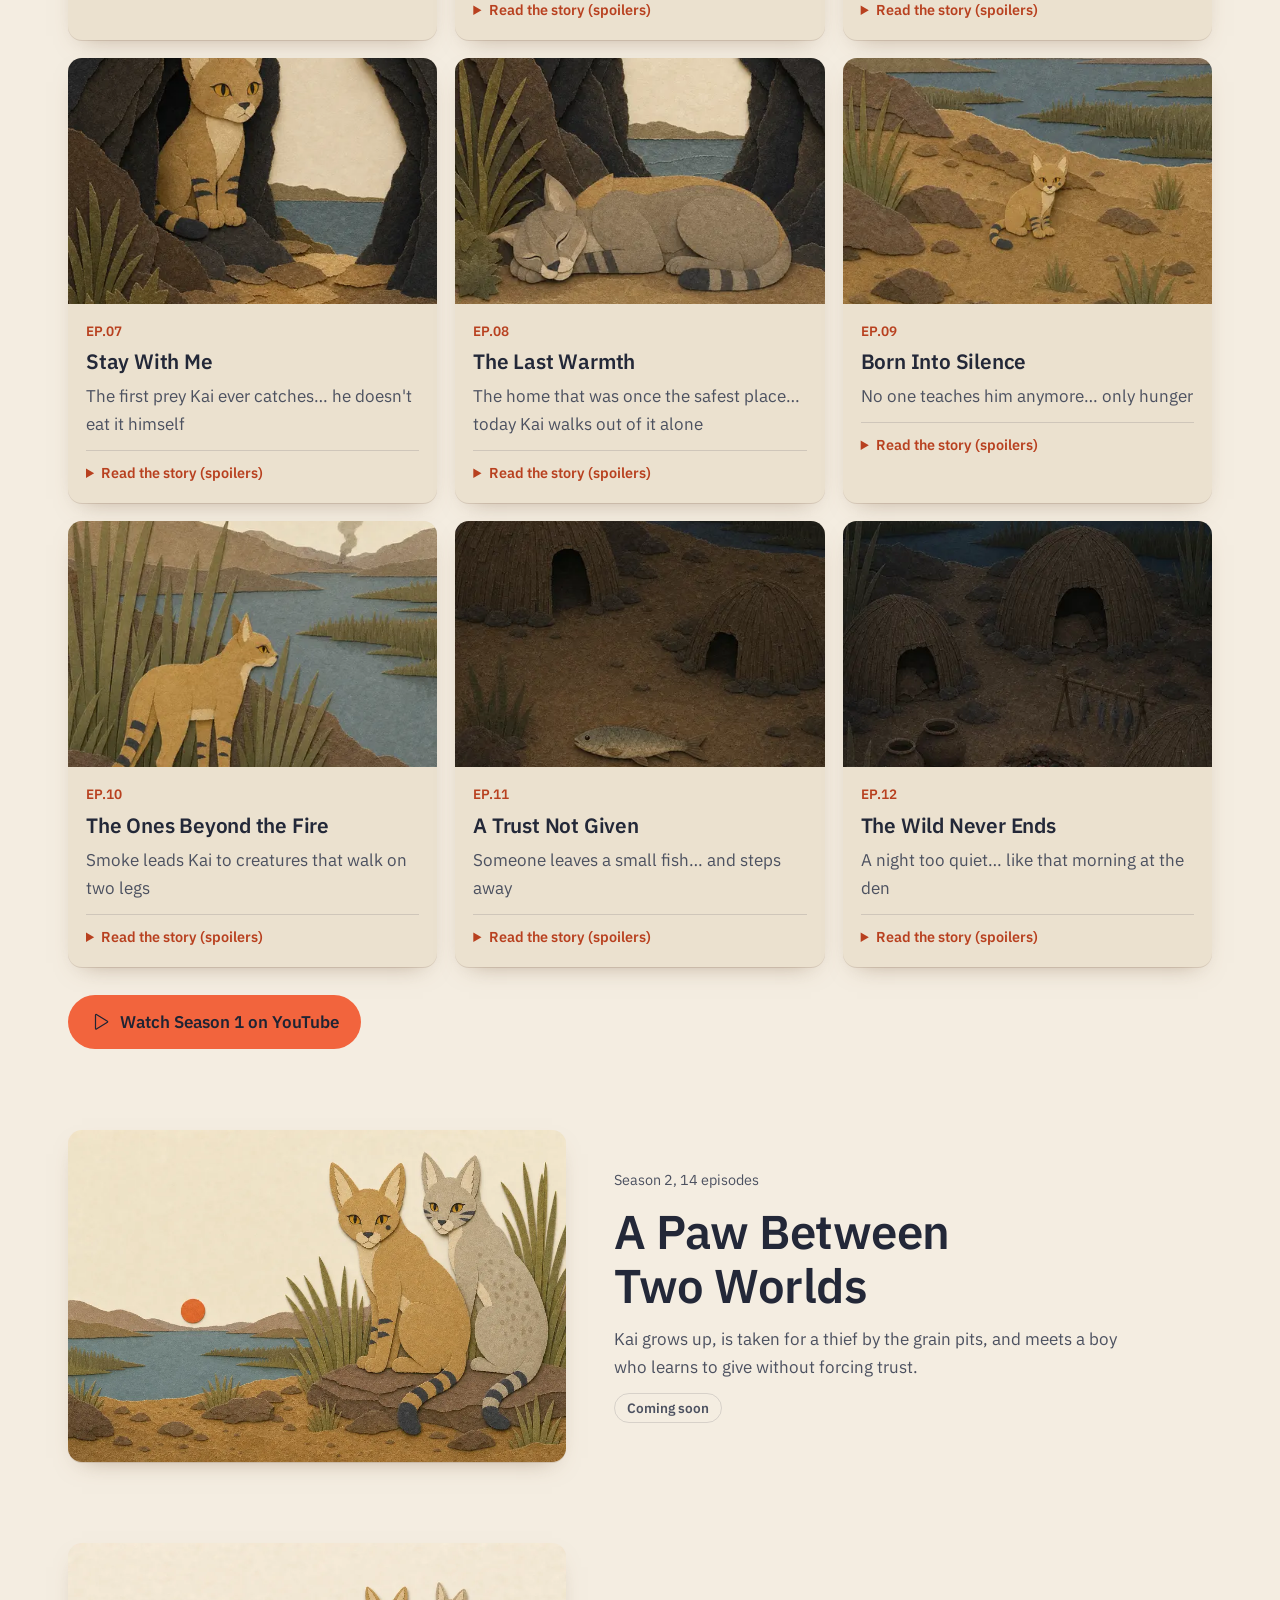
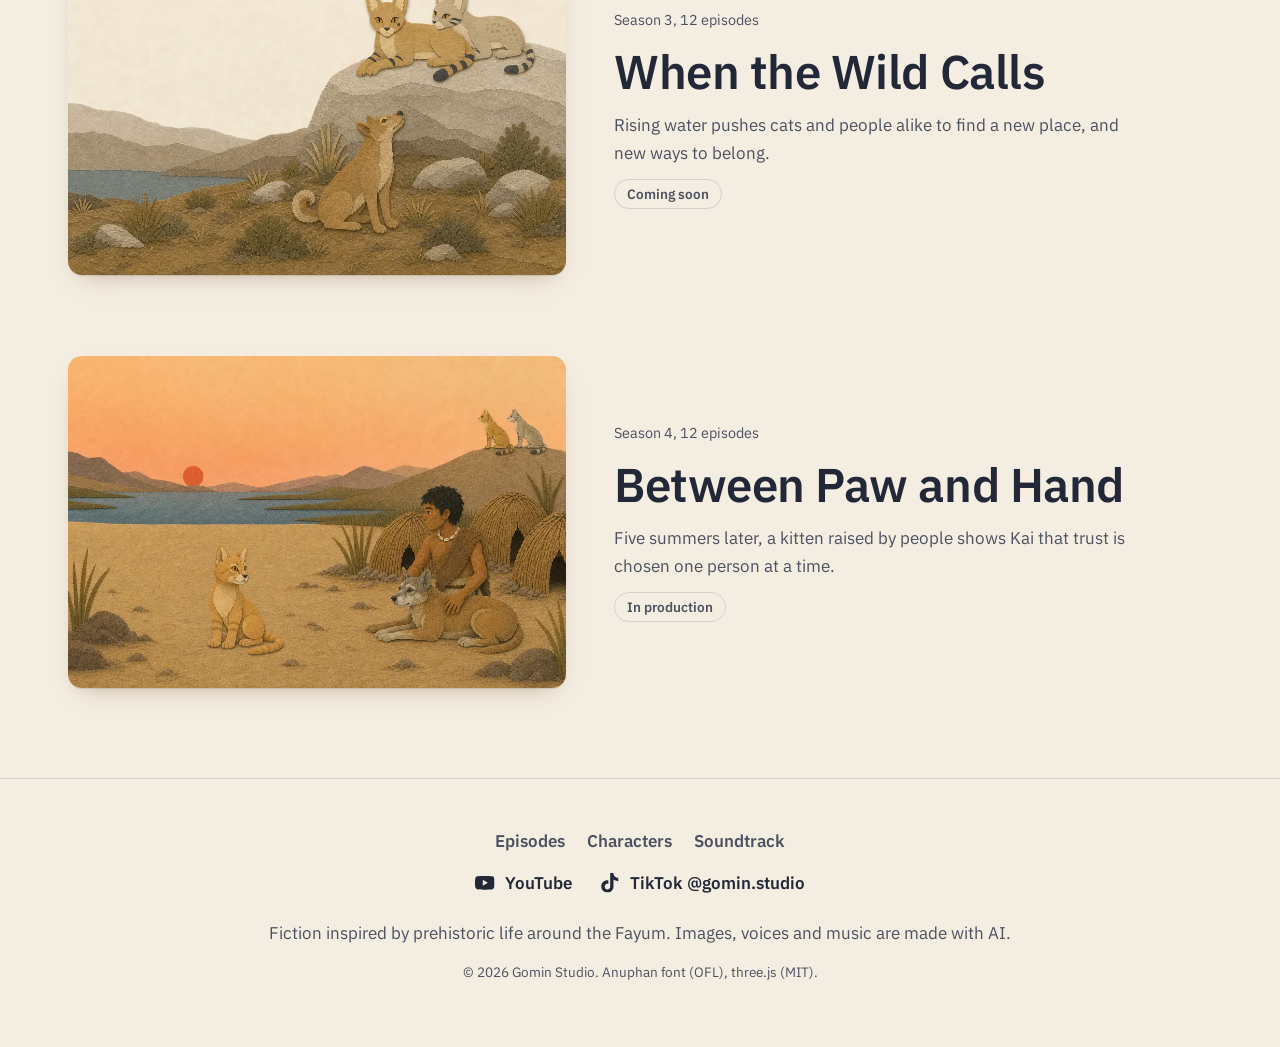
<file: docs/episodes/index.html>
<!doctype html>
<html lang="th">
<head>
<meta charset="utf-8">
<meta name="viewport" content="width=device-width, initial-scale=1, viewport-fit=cover">
<title>ตอนทั้งหมด | Episodes | The Last Wild Paw</title>
<meta name="description" content="Every released episode of The Last Wild Paw, season by season.">
<meta name="theme-color" content="#1F2433" media="(prefers-color-scheme: dark)">
<meta name="theme-color" content="#F4EDE1" media="(prefers-color-scheme: light)">
<meta name="color-scheme" content="light dark">
<link rel="canonical" href="https://gomin2013.github.io/the-last-wild-paw/episodes/">
<meta property="og:type" content="website">
<meta property="og:site_name" content="The Last Wild Paw">
<meta property="og:title" content="Episodes | The Last Wild Paw">
<meta property="og:description" content="Every released episode of The Last Wild Paw, season by season.">
<meta property="og:image" content="https://gomin2013.github.io/the-last-wild-paw/assets/img/og.jpg">
<meta name="twitter:card" content="summary_large_image">
<link rel="icon" type="image/png" sizes="32x32" href="../assets/img/favicon-32.png">
<link rel="apple-touch-icon" href="../assets/img/icon-180.png">
<link rel="preload" href="../assets/fonts/anuphan.woff2" as="font" type="font/woff2" crossorigin>
<link rel="stylesheet" href="../assets/site.css?v=1d35cc7a">
<script>
  (function () {
    var l = localStorage.getItem("lwp.lang") || ((navigator.language || "th").slice(0, 2) === "th" ? "th" : "en");
    document.documentElement.lang = l === "en" ? "en" : "th";
  })();
</script>
<script src="../assets/site.js?v=6e206d0d" defer></script>
</head>
<body class="subpage">
<a class="skip" href="#main"><span lang="th">ข้ามไปที่เนื้อหา</span><span lang="en">Skip to content</span></a>

<header class="nav solid">
  <a class="brand" href="../" aria-label="The Last Wild Paw, home">
    <img src="../assets/img/favicon-32.png" width="28" height="28" alt="">
    <span lang="th">อุ้งเท้าป่าสุดท้าย</span><span lang="en">The Last Wild Paw</span>
  </a>
  <nav id="site-nav" aria-label="Pages">
    <a href="../episodes/" aria-current="page"><span lang="th">ตอนทั้งหมด</span><span lang="en">Episodes</span></a>
    <a href="../characters/"><span lang="th">ตัวละคร</span><span lang="en">Characters</span></a>
    <a href="../music/"><span lang="th">เพลงประกอบ</span><span lang="en">Soundtrack</span></a>
  </nav>
  <button class="menu" type="button" data-menu aria-expanded="false" aria-controls="site-nav">
    <span class="bars" aria-hidden="true"></span><span class="sr"><span lang="th">เมนู</span><span lang="en">Menu</span></span>
  </button>
  <button class="lang" type="button" data-lang-toggle aria-label="Switch language">
    <span lang="th">EN</span><span lang="en">ไทย</span>
  </button>
</header>

<main id="main" class="page">
  <header class="page-head">
    <a class="crumb" href="../"><span lang="th">หน้าแรก</span><span lang="en">Home</span></a>
    <h1><span lang="th">ตอนทั้งหมด</span><span lang="en">Episodes</span></h1>
    <p><span lang="th">ทุกตอนที่ออกอากาศแล้ว พร้อมเรื่องย่อแบบไม่สปอยล์ เปิดอ่านเรื่องเต็มได้ถ้าดูตอนนั้นแล้ว</span><span lang="en">Every episode that is out, with a spoiler-free hook. Open the full story once you have watched it.</span></p>
  </header>
  <section class="ep-season" id="season-1" aria-labelledby="s1-title">
    <div class="ep-season-head">
      <img src="../assets/img/season1-wide.webp" width="960" height="640" loading="lazy" alt="">
      <div>
        <p class="season-meta"><span lang="th">ซีซัน 1, 12 ตอน</span><span lang="en">Season 1, 12 episodes</span></p>
        <h2 id="s1-title"><span lang="th">อุ้งเท้าป่าสุดท้าย</span><span lang="en">The Last Wild Paw</span></h2>
        <p><span lang="th">ลูกแมวป่าที่สูญเสียครอบครัว ต้องเรียนรู้จะอยู่ลำพัง จนกลิ่นควันพาเขามาพบผู้คนหลังกองไฟ</span><span lang="en">A wildcat kitten loses his family and learns to live alone, until smoke leads him to the people beyond the fire.</span></p>
        <p class="status status-out"><span lang="th">ดูได้แล้ว</span><span lang="en">Out now</span></p>
      </div>
    </div>
    <ol class="ep-list">
      <li class="ep" id="ep01">
        <img src="../assets/img/ep/ep01.webp" width="480" height="853" loading="lazy" alt="">
        <div class="ep-body">
          <p class="ep-no">EP.01</p>
          <h3><span lang="th">โพรงที่เงียบงัน</span><span lang="en">The Silent Den</span></h3>
          <p><span lang="th">โพรงหินริมทะเลสาบ… เคยเป็นที่ที่ปลอดภัยที่สุดของครอบครัวแมวป่า</span><span lang="en">The rock den by the lake… was once the safest place a wildcat family knew</span></p>
          <details>
            <summary><span lang="th">อ่านเรื่องย่อ (มีสปอยล์)</span><span lang="en">Read the story (spoilers)</span></summary>
            <ul><li><span lang="th">ไค ลูกแมวป่าตัวน้อย อยู่กับเซราผู้เป็นแม่และน้องสาว</span><span lang="en">Kai is a small wildcat kitten, living with his mother Sera and his little sister Nefi</span></li><li><span lang="th">แต่เช้านี้ ไคได้ยินเสียงบางอย่างจากนอกโพรง</span><span lang="en">But this morning, Kai hears something outside the den</span></li><li><span lang="th">เซราหยุดนิ่ง แล้วยืนเฝ้าทางออกไว้</span><span lang="en">Sera goes still, then stands guard at the entrance</span></li></ul>
            <p><span lang="th">ข้างนอกนั่นคืออะไร?</span><span lang="en">What&#x27;s out there?</span></p>
          </details>
        </div>
      </li>
      <li class="ep" id="ep02">
        <img src="../assets/img/ep/ep02.webp" width="480" height="853" loading="lazy" alt="">
        <div class="ep-body">
          <p class="ep-no">EP.02</p>
          <h3><span lang="th">ทางเดินริมน้ำ</span><span lang="en">Paths by the Water</span></h3>
          <p><span lang="th">บทเรียนแรกของลูกแมวป่า… คือการรอ</span><span lang="en">A wildcat kitten&#x27;s first lesson… is how to wait</span></p>
          <details>
            <summary><span lang="th">อ่านเรื่องย่อ (มีสปอยล์)</span><span lang="en">Read the story (spoilers)</span></summary>
            <ul><li><span lang="th">ยามเย็น เซราพาลูกทั้งสองไปที่ริมน้ำ</span><span lang="en">At dusk, Sera leads her two kittens down to the water</span></li><li><span lang="th">เธอสอนให้นิ่ง ให้ฟังเสียงในพงหญ้า</span><span lang="en">Her lesson in the grass: Be still. Listen.</span></li><li><span lang="th">ไคเรียนรู้ที่จะรอ… แต่น้องสาวไม่เคยอยู่นิ่ง</span><span lang="en">Kai learns to wait… but Nefi can never stay still</span></li></ul>
            <p><span lang="th">คืนนั้น เธอจ้องอะไรในดงกก?</span><span lang="en">What is Nefi staring at in the reeds that night?</span></p>
          </details>
        </div>
      </li>
      <li class="ep" id="ep03">
        <img src="../assets/img/ep/ep03.webp" width="480" height="853" loading="lazy" alt="">
        <div class="ep-body">
          <p class="ep-no">EP.03</p>
          <h3><span lang="th">ลูกแมวช่างสงสัย</span><span lang="en">The Curious One</span></h3>
          <p><span lang="th">ลูกแมวที่ไม่เคยกลัวอะไรเลย</span><span lang="en">A kitten who is never afraid of anything</span></p>
          <details>
            <summary><span lang="th">อ่านเรื่องย่อ (มีสปอยล์)</span><span lang="en">Read the story (spoilers)</span></summary>
            <ul><li><span lang="th">น้องสาวของไคไล่ตามแมลง ตามเสียงนก ไกลออกไปทุกที</span><span lang="en">Kai&#x27;s sister Nefi chases insects and birdsong, farther every time</span></li><li><span lang="th">เซราเรียกกลับ ส่วนไคเลือกอยู่ใกล้แม่</span><span lang="en">Sera calls her back, while Kai stays close to his mother</span></li><li><span lang="th">บนฟ้าเหนือทุ่งหญ้า… มีเงาหนึ่งวนอยู่อย่างเงียบ ๆ</span><span lang="en">High above the grassland… a shadow circles without a sound</span></li></ul>
            <p><span lang="th">เงานั้นคืออะไร?</span><span lang="en">What is that shadow?</span></p>
          </details>
        </div>
      </li>
      <li class="ep" id="ep04">
        <img src="../assets/img/ep/ep04.webp" width="480" height="853" loading="lazy" alt="">
        <div class="ep-body">
          <p class="ep-no">EP.04</p>
          <h3><span lang="th">รังที่ว่างเปล่า</span><span lang="en">The Empty Nest</span></h3>
          <p><span lang="th">วันที่ทุกอย่างในโพรงหินเปลี่ยนไป</span><span lang="en">The day everything in the rock den changed</span></p>
          <details>
            <summary><span lang="th">อ่านเรื่องย่อ (มีสปอยล์)</span><span lang="en">Read the story (spoilers)</span></summary>
            <ul><li><span lang="th">เช้าวันนั้น น้องสาวออกไปไกลกว่าทุกครั้ง</span><span lang="en">That morning, Nefi wanders farther than ever</span></li><li><span lang="th">เงาบนฟ้าลดต่ำลง… เร็วกว่าที่ใครจะทันคิด</span><span lang="en">The shadow in the sky drops lower… faster than anyone can think</span></li><li><span lang="th">เซราพุ่งออกไป ปกป้องลูกด้วยทุกอย่างที่มี</span><span lang="en">Sera rushes out to protect her young with everything she has</span></li></ul>
            <p><span lang="th">คืนนั้น ในโพรงหิน… เหลือเพียงไคกับแม่</span><span lang="en">That night, in the rock den… only Kai and his mother remain</span></p>
          </details>
        </div>
      </li>
      <li class="ep" id="ep05">
        <img src="../assets/img/ep/ep05.webp" width="480" height="853" loading="lazy" alt="">
        <div class="ep-body">
          <p class="ep-no">EP.05</p>
          <h3><span lang="th">เงาที่เดินกะเผลก</span><span lang="en">The Limping Shadow</span></h3>
          <p><span lang="th">แม่ที่ล่าเก่งที่สุด… ไม่เหมือนเดิมอีกแล้ว</span><span lang="en">The best hunter Kai knew… is not the same anymore</span></p>
          <details>
            <summary><span lang="th">อ่านเรื่องย่อ (มีสปอยล์)</span><span lang="en">Read the story (spoilers)</span></summary>
            <ul><li><span lang="th">หลังวันนั้น เซราเดินช้าลง ขาหน้าข้างหนึ่งไม่เคยหายดี</span><span lang="en">After that day, Sera walks slowly, and one front leg never heals</span></li><li><span lang="th">การล่าที่เคยง่าย กลายเป็นการรอคอยที่ยาวนาน</span><span lang="en">Hunting that once came easily becomes a long wait</span></li><li><span lang="th">ไคเริ่มออกล่าใกล้ ๆ โพรงด้วยตัวเอง</span><span lang="en">Kai starts hunting near the den on his own</span></li></ul>
            <p><span lang="th">ลูกแมวตัวเดียว… จะเลี้ยงสองชีวิตได้นานแค่ไหน?</span><span lang="en">One kitten alone… how long can he feed them both?</span></p>
          </details>
        </div>
      </li>
      <li class="ep" id="ep06">
        <img src="../assets/img/ep/ep06.webp" width="480" height="853" loading="lazy" alt="">
        <div class="ep-body">
          <p class="ep-no">EP.06</p>
          <h3><span lang="th">เมื่อฟ้าโหดร้าย</span><span lang="en">When the Sky Turned Cruel</span></h3>
          <p><span lang="th">พายุฝุ่นพัดอยู่หลายวัน… และไม่ยอมหยุด</span><span lang="en">A dust storm blows for days… and won&#x27;t stop</span></p>
          <details>
            <summary><span lang="th">อ่านเรื่องย่อ (มีสปอยล์)</span><span lang="en">Read the story (spoilers)</span></summary>
            <ul><li><span lang="th">ท้องฟ้าหม่น ทางเดินริมน้ำหายไปใต้ฝุ่น</span><span lang="en">The sky turns dull, the paths by the water vanish under dust</span></li><li><span lang="th">สัตว์เล็ก ๆ หลบซ่อน เหยื่อหายไปจากทุ่งหญ้า</span><span lang="en">Small animals hide, and prey vanishes from the grass</span></li><li><span lang="th">ในโพรงหิน ไคนอนชิดแม่ ฟังเสียงลม</span><span lang="en">In the rock den, Kai lies close to his mother, listening to the wind</span></li></ul>
            <p><span lang="th">เมื่อฟ้าสงบลง… เซราไม่ลุกขึ้นมาเหมือนเคย</span><span lang="en">When the sky clears… Sera doesn&#x27;t rise as before</span></p>
          </details>
        </div>
      </li>
      <li class="ep" id="ep07">
        <img src="../assets/img/ep/ep07.webp" width="480" height="853" loading="lazy" alt="">
        <div class="ep-body">
          <p class="ep-no">EP.07</p>
          <h3><span lang="th">อยู่ข้างกันก่อน</span><span lang="en">Stay With Me</span></h3>
          <p><span lang="th">เหยื่อตัวแรกที่ไคจับได้… เขาไม่ได้กินเอง</span><span lang="en">The first prey Kai ever catches… he doesn&#x27;t eat it himself</span></p>
          <details>
            <summary><span lang="th">อ่านเรื่องย่อ (มีสปอยล์)</span><span lang="en">Read the story (spoilers)</span></summary>
            <ul><li><span lang="th">ไคคาบหนูตัวเล็กกลับมาวางตรงหน้าแม่</span><span lang="en">Kai carries a small mouse back and sets it before his mother</span></li><li><span lang="th">กลางคืน เขานอนแนบตัวเซรา ให้ไออุ่นที่เขามี</span><span lang="en">At night, he lies against Sera, giving all the warmth he has</span></li><li><span lang="th">เขายังไม่เข้าใจทุกอย่าง… แต่รู้ว่าจะยังไม่ไปไหน</span><span lang="en">He doesn&#x27;t understand everything… but he knows he isn&#x27;t going anywhere</span></li></ul>
            <p><span lang="th">ความรักของสัตว์ป่า ไม่ต้องพูดสักคำ</span><span lang="en">A wild animal&#x27;s love needs no words</span></p>
          </details>
        </div>
      </li>
      <li class="ep" id="ep08">
        <img src="../assets/img/ep/ep08.webp" width="480" height="853" loading="lazy" alt="">
        <div class="ep-body">
          <p class="ep-no">EP.08</p>
          <h3><span lang="th">ไออุ่นสุดท้าย</span><span lang="en">The Last Warmth</span></h3>
          <p><span lang="th">บ้านที่เคยปลอดภัยที่สุด… วันนี้ไคต้องเดินออกมาเพียงลำพัง</span><span lang="en">The home that was once the safest place… today Kai walks out of it alone</span></p>
          <details>
            <summary><span lang="th">อ่านเรื่องย่อ (มีสปอยล์)</span><span lang="en">Read the story (spoilers)</span></summary>
            <ul><li><span lang="th">เช้าวันหนึ่ง เซราไม่ตื่นขึ้นมาอีก</span><span lang="en">One morning, Sera does not wake again</span></li><li><span lang="th">ไคนอนรออยู่ข้าง ๆ ทั้งวัน ทั้งคืน</span><span lang="en">Kai lies waiting beside her, all day, all night</span></li><li><span lang="th">วันที่สาม เขาเดินไปที่ปากโพรง… คนเดียว</span><span lang="en">On the third day, he walks to the den mouth… alone</span></li></ul>
            <p><span lang="th">การเดินทางของไค เพิ่งเริ่มต้น</span><span lang="en">Kai&#x27;s journey is only beginning</span></p>
          </details>
        </div>
      </li>
      <li class="ep" id="ep09">
        <img src="../assets/img/ep/ep09.webp" width="480" height="853" loading="lazy" alt="">
        <div class="ep-body">
          <p class="ep-no">EP.09</p>
          <h3><span lang="th">เกิดใหม่ในความเงียบ</span><span lang="en">Born Into Silence</span></h3>
          <p><span lang="th">ไม่มีใครสอนเขาอีกแล้ว… มีแต่ความหิวที่สอนแทน</span><span lang="en">No one teaches him anymore… only hunger</span></p>
          <details>
            <summary><span lang="th">อ่านเรื่องย่อ (มีสปอยล์)</span><span lang="en">Read the story (spoilers)</span></summary>
            <ul><li><span lang="th">ไคพลาดครั้งแล้วครั้งเล่า จนรู้จักรอ</span><span lang="en">Kai fails again and again, until he learns to wait</span></li><li><span lang="th">ให้นิ่ง ให้ฟัง… อย่างที่แม่เคยสอน</span><span lang="en">Be still. Listen… just as his mother taught him</span></li><li><span lang="th">ฤดูกาลผ่านไป ลูกแมวตัวน้อยเติบโตขึ้น</span><span lang="en">The seasons pass, and the small kitten grows into a young wildcat</span></li></ul>
            <p><span lang="th">แล้ววันหนึ่ง ลมพากลิ่นควันมาจากอีกฝั่งทะเลสาบ</span><span lang="en">Then one day, the wind carries smoke from across the lake</span></p>
          </details>
        </div>
      </li>
      <li class="ep" id="ep10">
        <img src="../assets/img/ep/ep10.webp" width="480" height="853" loading="lazy" alt="">
        <div class="ep-body">
          <p class="ep-no">EP.10</p>
          <h3><span lang="th">ผู้คนหลังกองไฟ</span><span lang="en">The Ones Beyond the Fire</span></h3>
          <p><span lang="th">กลิ่นควันพาไคมาเจอสิ่งมีชีวิตที่เดินสองขา</span><span lang="en">Smoke leads Kai to creatures that walk on two legs</span></p>
          <details>
            <summary><span lang="th">อ่านเรื่องย่อ (มีสปอยล์)</span><span lang="en">Read the story (spoilers)</span></summary>
            <ul><li><span lang="th">ริมทะเลสาบมีเพิงเล็ก ๆ คนจับปลา เก็บเมล็ดพืช</span><span lang="en">Small huts by the lake, where people fish and store seeds</span></li><li><span lang="th">รอบเพิงมีหนูมากกว่าที่ใดที่ไคเคยเห็น</span><span lang="en">Around the huts, more mice than Kai has ever seen</span></li><li><span lang="th">ไคซ่อนในเงา เฝ้ามองอยู่หลายคืน</span><span lang="en">Kai hides in the shadows, watching for many nights</span></li></ul>
            <p><span lang="th">แต่การเข้าใกล้มนุษย์… อาจอันตรายกว่าความหิว</span><span lang="en">But going near people… could be riskier than hunger</span></p>
          </details>
        </div>
      </li>
      <li class="ep" id="ep11">
        <img src="../assets/img/ep/ep11.webp" width="480" height="853" loading="lazy" alt="">
        <div class="ep-body">
          <p class="ep-no">EP.11</p>
          <h3><span lang="th">ความไว้ใจที่ต้องใช้เวลา</span><span lang="en">A Trust Not Given</span></h3>
          <p><span lang="th">ปลาตัวเล็ก ๆ ที่ใครบางคนวางไว้ให้… แล้วถอยออกไป</span><span lang="en">Someone leaves a small fish… and steps away</span></p>
          <details>
            <summary><span lang="th">อ่านเรื่องย่อ (มีสปอยล์)</span><span lang="en">Read the story (spoilers)</span></summary>
            <ul><li><span lang="th">ผู้ที่วางมันไว้ กลับไปนั่งข้างกองไฟ</span><span lang="en">Whoever left it goes back to sit by the fire</span></li><li><span lang="th">ไคเฝ้าดูอยู่นาน ทุกสัมผัสบอกให้ระวัง</span><span lang="en">Kai watches for a long time, every sense on guard</span></li><li><span lang="th">เมื่อทุกคนอยู่ไกลพอ… เขาจึงก้าวออกมา</span><span lang="en">When everyone is far enough… he steps out</span></li></ul>
            <p><span lang="th">ความไว้ใจ เริ่มต้นจากระยะห่าง</span><span lang="en">Trust begins at a distance</span></p>
          </details>
        </div>
      </li>
      <li class="ep" id="ep12">
        <img src="../assets/img/ep/ep12.webp" width="480" height="853" loading="lazy" alt="">
        <div class="ep-body">
          <p class="ep-no">EP.12</p>
          <h3><span lang="th">ป่าไม่มีวันสิ้นสุด</span><span lang="en">The Wild Never Ends</span></h3>
          <p><span lang="th">คืนที่เงียบเกินไป… เหมือนเช้าวันนั้นที่โพรงหิน</span><span lang="en">A night too quiet… like that morning at the den</span></p>
          <details>
            <summary><span lang="th">อ่านเรื่องย่อ (มีสปอยล์)</span><span lang="en">Read the story (spoilers)</span></summary>
            <ul><li><span lang="th">ไคได้ยินเสียงเลื้อยแผ่ว ๆ ใกล้ที่นอนของมนุษย์</span><span lang="en">Kai hears a faint slither near the sleeping people</span></li><li><span lang="th">เขาโก่งหลัง ขนลุกชัน แล้วส่งเสียงขู่ดังลั่น</span><span lang="en">He arches his back, fur bristling, and hisses</span></li><li><span lang="th">คนในเพิงตื่นขึ้น… ทันเวลาพอดี</span><span lang="en">The people in the huts wake… just in time</span></li></ul>
            <p><span lang="th">รุ่งเช้า ริมน้ำมีรอยเท้าแมวป่าที่ไคไม่รู้จัก</span><span lang="en">At dawn, unfamiliar wildcat tracks by the water</span></p>
          </details>
        </div>
      </li>
    </ol>
    <p class="ep-watch"><a class="btn btn-primary" href="https://www.youtube.com/playlist?list=PLPmDWBVgTj58" rel="noopener"><svg aria-hidden="true"><use href="../assets/icons.svg#play"/></svg><span lang="th">ดูซีซัน 1 บน YouTube</span><span lang="en">Watch Season 1 on YouTube</span></a></p>
  </section>

  <section class="ep-season" id="season-2" aria-labelledby="s2-title">
    <div class="ep-season-head">
      <img src="../assets/img/season2-wide.webp" width="960" height="640" loading="lazy" alt="">
      <div>
        <p class="season-meta"><span lang="th">ซีซัน 2, 14 ตอน</span><span lang="en">Season 2, 14 episodes</span></p>
        <h2 id="s2-title"><span lang="th">A Paw Between Two Worlds</span><span lang="en">A Paw Between Two Worlds</span></h2>
        <p><span lang="th">ไคโตเป็นแมวป่าหนุ่ม ถูกมองว่าเป็นขโมยข้างหลุมเสบียง และพบเด็กชายที่เรียนรู้จะให้ โดยไม่บังคับให้ใครเชื่อง</span><span lang="en">Kai grows up, is taken for a thief by the grain pits, and meets a boy who learns to give without forcing trust.</span></p>
        <p class="status"><span lang="th">เร็ว ๆ นี้</span><span lang="en">Coming soon</span></p>
      </div>
    </div>
  </section>

  <section class="ep-season" id="season-3" aria-labelledby="s3-title">
    <div class="ep-season-head">
      <img src="../assets/img/season3-wide.webp" width="960" height="640" loading="lazy" alt="">
      <div>
        <p class="season-meta"><span lang="th">ซีซัน 3, 12 ตอน</span><span lang="en">Season 3, 12 episodes</span></p>
        <h2 id="s3-title"><span lang="th">เมื่อป่าเรียกหา</span><span lang="en">When the Wild Calls</span></h2>
        <p><span lang="th">น้ำที่เอ่อขึ้นบีบให้ทั้งแมวป่าและผู้คนต้องหาที่ทางใหม่ และเลือกว่าจะอยู่ร่วมกันแบบไหน</span><span lang="en">Rising water pushes cats and people alike to find a new place, and new ways to belong.</span></p>
        <p class="status"><span lang="th">เร็ว ๆ นี้</span><span lang="en">Coming soon</span></p>
      </div>
    </div>
  </section>

  <section class="ep-season" id="season-4" aria-labelledby="s4-title">
    <div class="ep-season-head">
      <img src="../assets/img/season4-wide.webp" width="960" height="640" loading="lazy" alt="">
      <div>
        <p class="season-meta"><span lang="th">ซีซัน 4, 12 ตอน</span><span lang="en">Season 4, 12 episodes</span></p>
        <h2 id="s4-title"><span lang="th">ระหว่างอุ้งเท้ากับมือ</span><span lang="en">Between Paw and Hand</span></h2>
        <p><span lang="th">ห้าฤดูผ่านไป ลูกแมวที่ผู้คนเลี้ยงมาทำให้ไคได้รู้ว่า ความไว้ใจต้องเลือกให้ทีละคน</span><span lang="en">Five summers later, a kitten raised by people shows Kai that trust is chosen one person at a time.</span></p>
        <p class="status"><span lang="th">กำลังสร้าง</span><span lang="en">In production</span></p>
      </div>
    </div>
  </section>
</main>

<footer class="foot">
  <nav class="foot-links" aria-label="Pages">
    <a href="../episodes/"><span lang="th">ตอนทั้งหมด</span><span lang="en">Episodes</span></a>
    <a href="../characters/"><span lang="th">ตัวละคร</span><span lang="en">Characters</span></a>
    <a href="../music/"><span lang="th">เพลงประกอบ</span><span lang="en">Soundtrack</span></a>
  </nav>
  <div class="follow">
    <a href="https://www.youtube.com/playlist?list=PLPmDWBVgTj58" rel="noopener"><svg aria-hidden="true"><use href="../assets/icons.svg#youtube"/></svg>YouTube</a>
    <a href="https://www.tiktok.com/@gomin.studio" rel="noopener"><svg aria-hidden="true"><use href="../assets/icons.svg#tiktok"/></svg>TikTok @gomin.studio</a>
  </div>
  <p><span lang="th">เรื่องแต่ง ได้แรงบันดาลใจจากชีวิตยุคก่อนประวัติศาสตร์แถบฟายุม ภาพ เสียง และดนตรีสร้างด้วย AI</span>
     <span lang="en">Fiction inspired by prehistoric life around the Fayum. Images, voices and music are made with AI.</span></p>
  <p class="small">© 2026 Gomin Studio. <span lang="th">ฟอนต์ Anuphan (OFL), three.js (MIT)</span><span lang="en">Anuphan font (OFL), three.js (MIT).</span></p>
</footer>
</body>
</html>
</file>
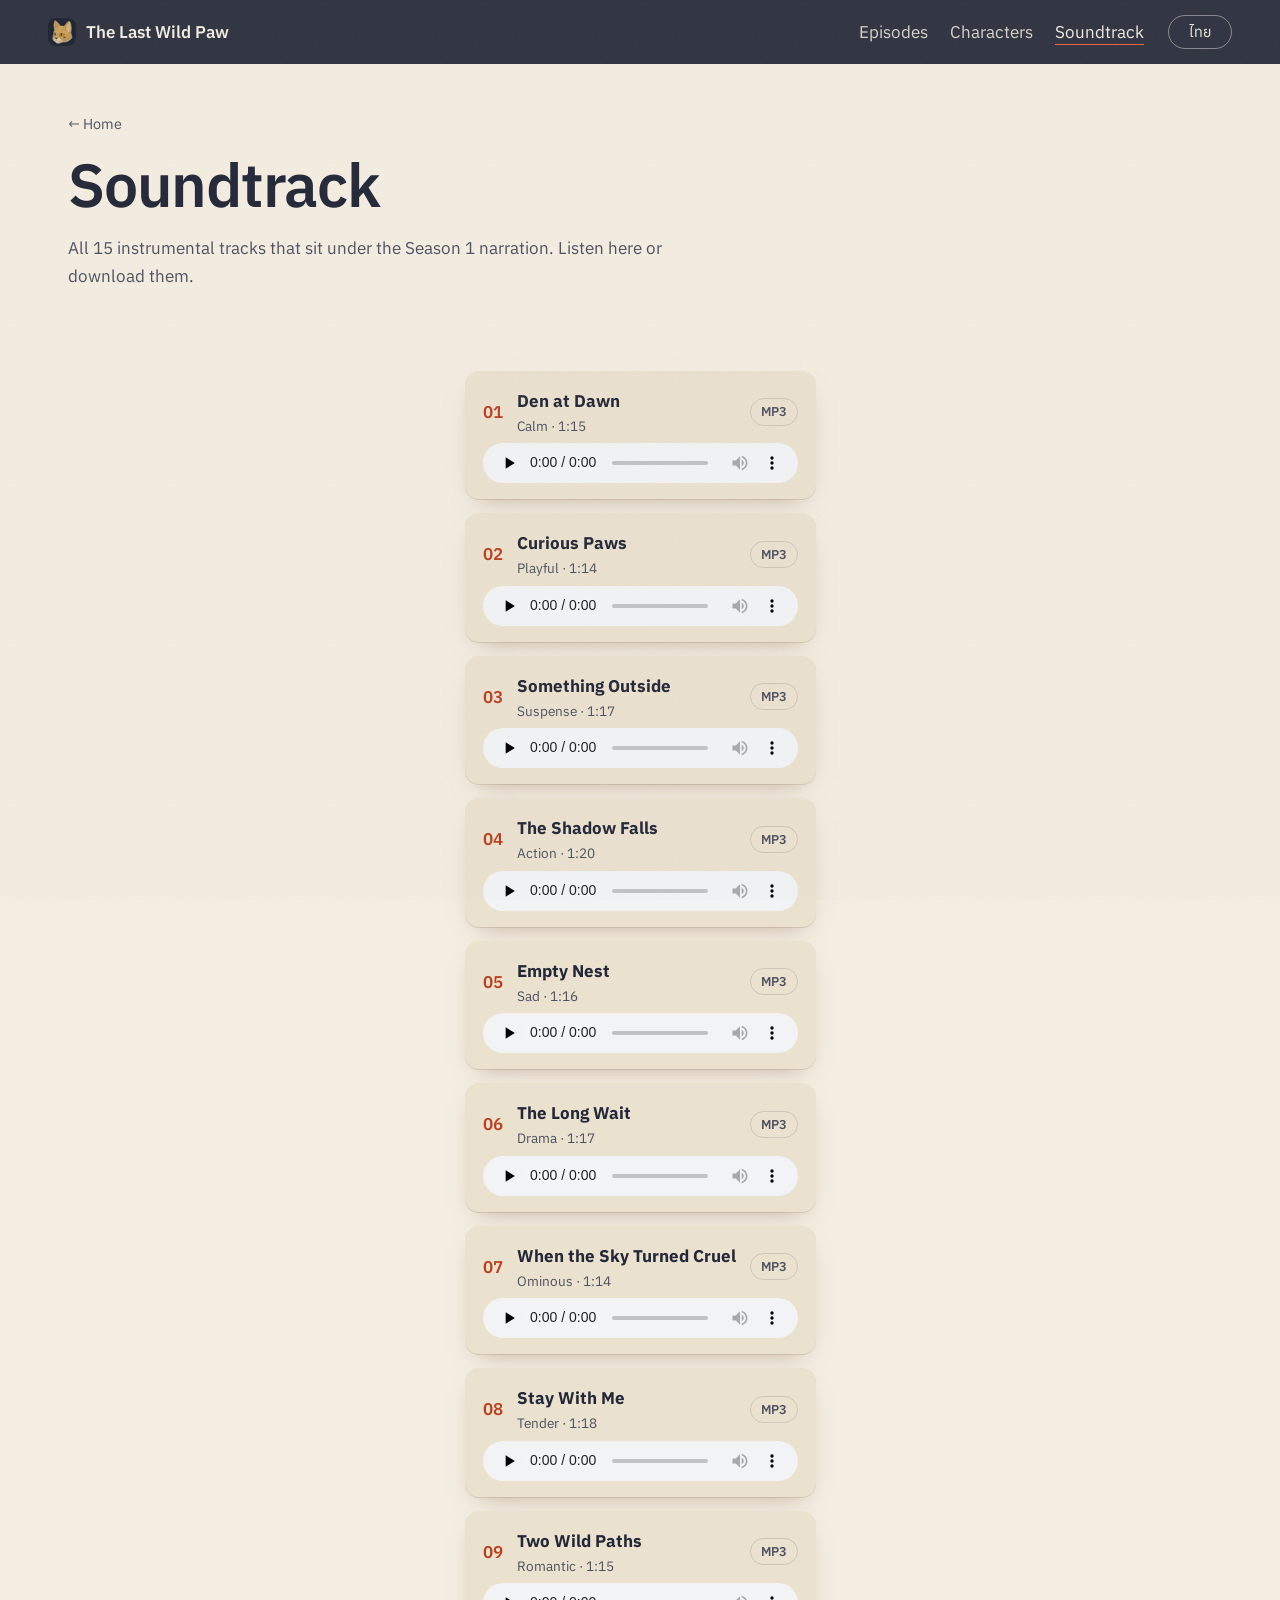
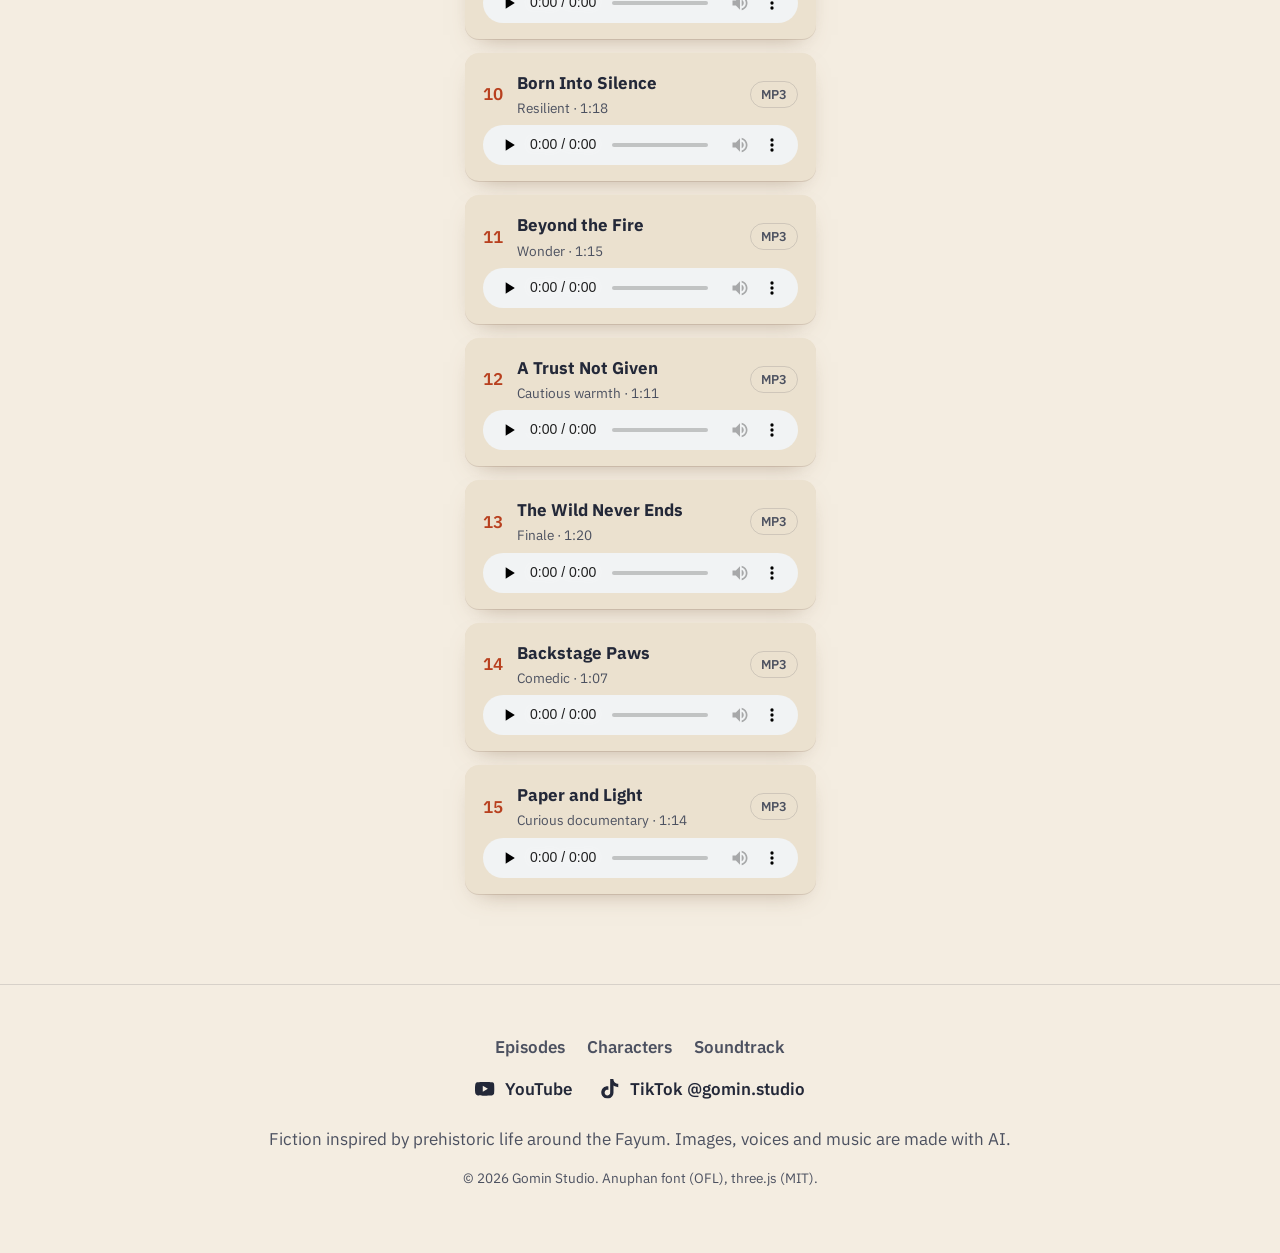
<file: docs/music/index.html>
<!doctype html>
<html lang="th">
<head>
<meta charset="utf-8">
<meta name="viewport" content="width=device-width, initial-scale=1, viewport-fit=cover">
<title>เพลงประกอบ | Soundtrack | The Last Wild Paw</title>
<meta name="description" content="The instrumental soundtrack of The Last Wild Paw, Season 1.">
<meta name="theme-color" content="#1F2433" media="(prefers-color-scheme: dark)">
<meta name="theme-color" content="#F4EDE1" media="(prefers-color-scheme: light)">
<meta name="color-scheme" content="light dark">
<link rel="canonical" href="https://gomin2013.github.io/the-last-wild-paw/music/">
<meta property="og:type" content="website">
<meta property="og:site_name" content="The Last Wild Paw">
<meta property="og:title" content="Soundtrack | The Last Wild Paw">
<meta property="og:description" content="The instrumental soundtrack of The Last Wild Paw, Season 1.">
<meta property="og:image" content="https://gomin2013.github.io/the-last-wild-paw/assets/img/og.jpg">
<meta name="twitter:card" content="summary_large_image">
<link rel="icon" type="image/png" sizes="32x32" href="../assets/img/favicon-32.png">
<link rel="apple-touch-icon" href="../assets/img/icon-180.png">
<link rel="preload" href="../assets/fonts/anuphan.woff2" as="font" type="font/woff2" crossorigin>
<link rel="stylesheet" href="../assets/site.css?v=1d35cc7a">
<script>
  (function () {
    var l = localStorage.getItem("lwp.lang") || ((navigator.language || "th").slice(0, 2) === "th" ? "th" : "en");
    document.documentElement.lang = l === "en" ? "en" : "th";
  })();
</script>
<script src="../assets/site.js?v=6e206d0d" defer></script>
</head>
<body class="subpage">
<a class="skip" href="#main"><span lang="th">ข้ามไปที่เนื้อหา</span><span lang="en">Skip to content</span></a>

<header class="nav solid">
  <a class="brand" href="../" aria-label="The Last Wild Paw, home">
    <img src="../assets/img/favicon-32.png" width="28" height="28" alt="">
    <span lang="th">อุ้งเท้าป่าสุดท้าย</span><span lang="en">The Last Wild Paw</span>
  </a>
  <nav id="site-nav" aria-label="Pages">
    <a href="../episodes/"><span lang="th">ตอนทั้งหมด</span><span lang="en">Episodes</span></a>
    <a href="../characters/"><span lang="th">ตัวละคร</span><span lang="en">Characters</span></a>
    <a href="../music/" aria-current="page"><span lang="th">เพลงประกอบ</span><span lang="en">Soundtrack</span></a>
  </nav>
  <button class="menu" type="button" data-menu aria-expanded="false" aria-controls="site-nav">
    <span class="bars" aria-hidden="true"></span><span class="sr"><span lang="th">เมนู</span><span lang="en">Menu</span></span>
  </button>
  <button class="lang" type="button" data-lang-toggle aria-label="Switch language">
    <span lang="th">EN</span><span lang="en">ไทย</span>
  </button>
</header>

<main id="main" class="page">
  <header class="page-head">
    <a class="crumb" href="../"><span lang="th">หน้าแรก</span><span lang="en">Home</span></a>
    <h1><span lang="th">เพลงประกอบ</span><span lang="en">Soundtrack</span></h1>
    <p><span lang="th">ดนตรีบรรเลงที่อยู่ใต้เสียงบรรยายของซีซัน 1 ทั้ง 15 เพลง ฟังได้ที่นี่ หรือดาวน์โหลดไปฟังต่อ</span><span lang="en">All 15 instrumental tracks that sit under the Season 1 narration. Listen here or download them.</span></p>
  </header>
  <section class="music">
    <ol class="tracks">
      <li class="track">
        <span class="track-no">01</span>
        <div class="track-meta"><b>Den at Dawn</b><span><span lang="th">สงบ</span><span lang="en">Calm</span> · 1:15</span></div>
        <a class="track-dl" href="../assets/audio/m01-den-at-dawn.mp3" download aria-label="Download Den at Dawn (MP3)">MP3</a>
        <audio controls preload="none" src="../assets/audio/m01-den-at-dawn.mp3" aria-label="Den at Dawn"></audio>
      </li>
      <li class="track">
        <span class="track-no">02</span>
        <div class="track-meta"><b>Curious Paws</b><span><span lang="th">สนุกสนาน</span><span lang="en">Playful</span> · 1:14</span></div>
        <a class="track-dl" href="../assets/audio/m02-curious-paws.mp3" download aria-label="Download Curious Paws (MP3)">MP3</a>
        <audio controls preload="none" src="../assets/audio/m02-curious-paws.mp3" aria-label="Curious Paws"></audio>
      </li>
      <li class="track">
        <span class="track-no">03</span>
        <div class="track-meta"><b>Something Outside</b><span><span lang="th">หวาดเสียว</span><span lang="en">Suspense</span> · 1:17</span></div>
        <a class="track-dl" href="../assets/audio/m03-something-outside.mp3" download aria-label="Download Something Outside (MP3)">MP3</a>
        <audio controls preload="none" src="../assets/audio/m03-something-outside.mp3" aria-label="Something Outside"></audio>
      </li>
      <li class="track">
        <span class="track-no">04</span>
        <div class="track-meta"><b>The Shadow Falls</b><span><span lang="th">แอคชั่น</span><span lang="en">Action</span> · 1:20</span></div>
        <a class="track-dl" href="../assets/audio/m04-the-shadow-falls.mp3" download aria-label="Download The Shadow Falls (MP3)">MP3</a>
        <audio controls preload="none" src="../assets/audio/m04-the-shadow-falls.mp3" aria-label="The Shadow Falls"></audio>
      </li>
      <li class="track">
        <span class="track-no">05</span>
        <div class="track-meta"><b>Empty Nest</b><span><span lang="th">เศร้า</span><span lang="en">Sad</span> · 1:16</span></div>
        <a class="track-dl" href="../assets/audio/m05-empty-nest.mp3" download aria-label="Download Empty Nest (MP3)">MP3</a>
        <audio controls preload="none" src="../assets/audio/m05-empty-nest.mp3" aria-label="Empty Nest"></audio>
      </li>
      <li class="track">
        <span class="track-no">06</span>
        <div class="track-meta"><b>The Long Wait</b><span><span lang="th">ดราม่า</span><span lang="en">Drama</span> · 1:17</span></div>
        <a class="track-dl" href="../assets/audio/m06-the-long-wait.mp3" download aria-label="Download The Long Wait (MP3)">MP3</a>
        <audio controls preload="none" src="../assets/audio/m06-the-long-wait.mp3" aria-label="The Long Wait"></audio>
      </li>
      <li class="track">
        <span class="track-no">07</span>
        <div class="track-meta"><b>When the Sky Turned Cruel</b><span><span lang="th">พายุ</span><span lang="en">Ominous</span> · 1:14</span></div>
        <a class="track-dl" href="../assets/audio/m07-when-the-sky-turned-cruel.mp3" download aria-label="Download When the Sky Turned Cruel (MP3)">MP3</a>
        <audio controls preload="none" src="../assets/audio/m07-when-the-sky-turned-cruel.mp3" aria-label="When the Sky Turned Cruel"></audio>
      </li>
      <li class="track">
        <span class="track-no">08</span>
        <div class="track-meta"><b>Stay With Me</b><span><span lang="th">อบอุ่นอ่อนโยน</span><span lang="en">Tender</span> · 1:18</span></div>
        <a class="track-dl" href="../assets/audio/m08-stay-with-me.mp3" download aria-label="Download Stay With Me (MP3)">MP3</a>
        <audio controls preload="none" src="../assets/audio/m08-stay-with-me.mp3" aria-label="Stay With Me"></audio>
      </li>
      <li class="track">
        <span class="track-no">09</span>
        <div class="track-meta"><b>Two Wild Paths</b><span><span lang="th">โรแมนติก</span><span lang="en">Romantic</span> · 1:15</span></div>
        <a class="track-dl" href="../assets/audio/m09-two-wild-paths.mp3" download aria-label="Download Two Wild Paths (MP3)">MP3</a>
        <audio controls preload="none" src="../assets/audio/m09-two-wild-paths.mp3" aria-label="Two Wild Paths"></audio>
      </li>
      <li class="track">
        <span class="track-no">10</span>
        <div class="track-meta"><b>Born Into Silence</b><span><span lang="th">มีหวัง</span><span lang="en">Resilient</span> · 1:18</span></div>
        <a class="track-dl" href="../assets/audio/m10-born-into-silence.mp3" download aria-label="Download Born Into Silence (MP3)">MP3</a>
        <audio controls preload="none" src="../assets/audio/m10-born-into-silence.mp3" aria-label="Born Into Silence"></audio>
      </li>
      <li class="track">
        <span class="track-no">11</span>
        <div class="track-meta"><b>Beyond the Fire</b><span><span lang="th">ลึกลับ</span><span lang="en">Wonder</span> · 1:15</span></div>
        <a class="track-dl" href="../assets/audio/m11-beyond-the-fire.mp3" download aria-label="Download Beyond the Fire (MP3)">MP3</a>
        <audio controls preload="none" src="../assets/audio/m11-beyond-the-fire.mp3" aria-label="Beyond the Fire"></audio>
      </li>
      <li class="track">
        <span class="track-no">12</span>
        <div class="track-meta"><b>A Trust Not Given</b><span><span lang="th">อบอุ่นระวังตัว</span><span lang="en">Cautious warmth</span> · 1:11</span></div>
        <a class="track-dl" href="../assets/audio/m12-a-trust-not-given.mp3" download aria-label="Download A Trust Not Given (MP3)">MP3</a>
        <audio controls preload="none" src="../assets/audio/m12-a-trust-not-given.mp3" aria-label="A Trust Not Given"></audio>
      </li>
      <li class="track">
        <span class="track-no">13</span>
        <div class="track-meta"><b>The Wild Never Ends</b><span><span lang="th">ดราม่ายิ่งใหญ่</span><span lang="en">Finale</span> · 1:20</span></div>
        <a class="track-dl" href="../assets/audio/m13-the-wild-never-ends.mp3" download aria-label="Download The Wild Never Ends (MP3)">MP3</a>
        <audio controls preload="none" src="../assets/audio/m13-the-wild-never-ends.mp3" aria-label="The Wild Never Ends"></audio>
      </li>
      <li class="track">
        <span class="track-no">14</span>
        <div class="track-meta"><b>Backstage Paws</b><span><span lang="th">ตลกน่ารัก</span><span lang="en">Comedic</span> · 1:07</span></div>
        <a class="track-dl" href="../assets/audio/m14-backstage-paws.mp3" download aria-label="Download Backstage Paws (MP3)">MP3</a>
        <audio controls preload="none" src="../assets/audio/m14-backstage-paws.mp3" aria-label="Backstage Paws"></audio>
      </li>
      <li class="track">
        <span class="track-no">15</span>
        <div class="track-meta"><b>Paper and Light</b><span><span lang="th">สงสัยใคร่รู้</span><span lang="en">Curious documentary</span> · 1:14</span></div>
        <a class="track-dl" href="../assets/audio/m15-paper-and-light.mp3" download aria-label="Download Paper and Light (MP3)">MP3</a>
        <audio controls preload="none" src="../assets/audio/m15-paper-and-light.mp3" aria-label="Paper and Light"></audio>
      </li>
    </ol>
  </section>
</main>

<footer class="foot">
  <nav class="foot-links" aria-label="Pages">
    <a href="../episodes/"><span lang="th">ตอนทั้งหมด</span><span lang="en">Episodes</span></a>
    <a href="../characters/"><span lang="th">ตัวละคร</span><span lang="en">Characters</span></a>
    <a href="../music/"><span lang="th">เพลงประกอบ</span><span lang="en">Soundtrack</span></a>
  </nav>
  <div class="follow">
    <a href="https://www.youtube.com/playlist?list=PLPmDWBVgTj58" rel="noopener"><svg aria-hidden="true"><use href="../assets/icons.svg#youtube"/></svg>YouTube</a>
    <a href="https://www.tiktok.com/@gomin.studio" rel="noopener"><svg aria-hidden="true"><use href="../assets/icons.svg#tiktok"/></svg>TikTok @gomin.studio</a>
  </div>
  <p><span lang="th">เรื่องแต่ง ได้แรงบันดาลใจจากชีวิตยุคก่อนประวัติศาสตร์แถบฟายุม ภาพ เสียง และดนตรีสร้างด้วย AI</span>
     <span lang="en">Fiction inspired by prehistoric life around the Fayum. Images, voices and music are made with AI.</span></p>
  <p class="small">© 2026 Gomin Studio. <span lang="th">ฟอนต์ Anuphan (OFL), three.js (MIT)</span><span lang="en">Anuphan font (OFL), three.js (MIT).</span></p>
</footer>
</body>
</html>
</file>
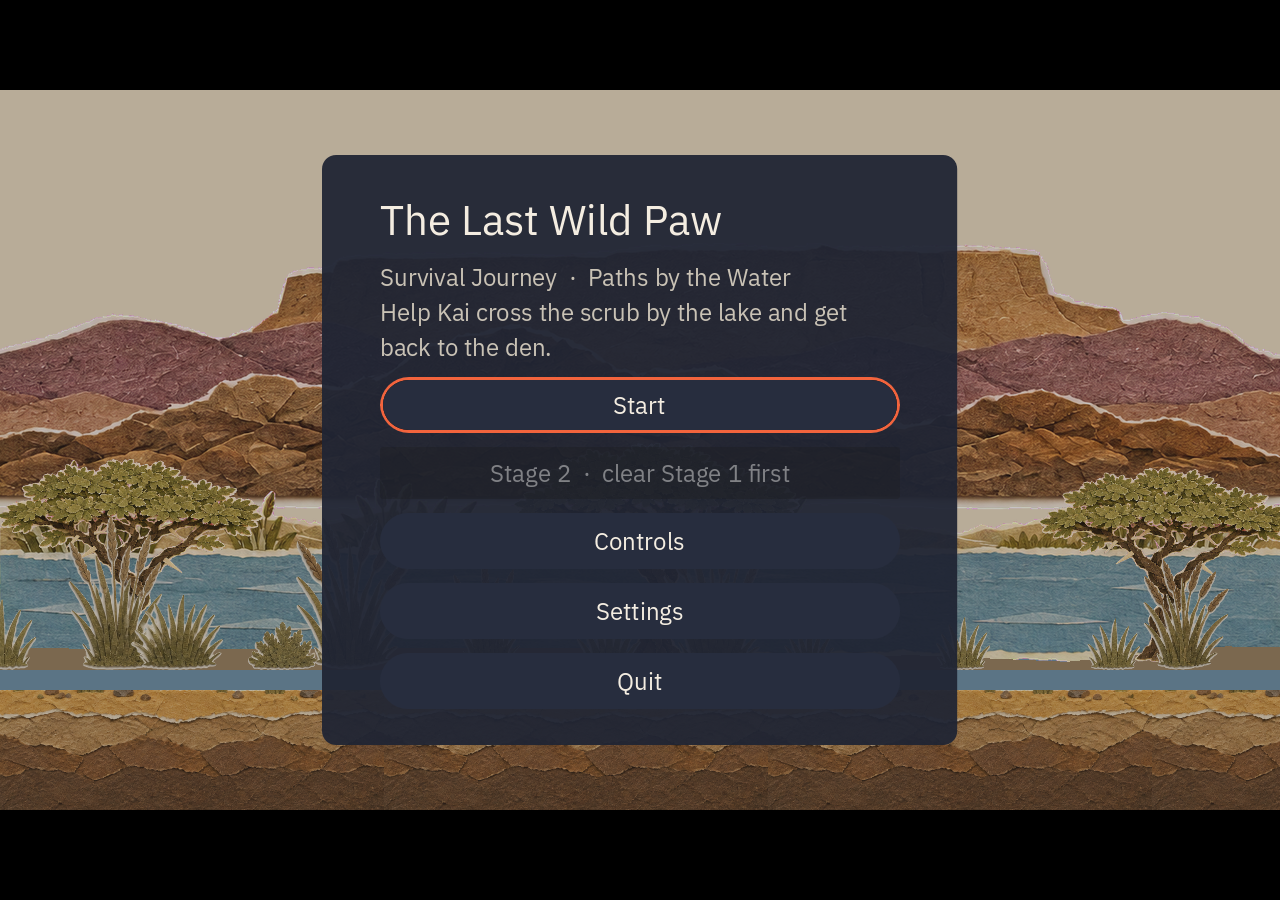
<file: docs/play/index.html>
<!DOCTYPE html>
<html lang="en">
	<head>
		<meta charset="utf-8">
		<meta name="viewport" content="width=device-width, user-scalable=no, initial-scale=1.0">
		<title>The Last Wild Paw: Survival Journey</title>
		<style>
html, body, #canvas {
	margin: 0;
	padding: 0;
	border: 0;
}

body {
	color: white;
	background-color: black;
	overflow: hidden;
	touch-action: none;
}

#canvas {
	display: block;
}

#canvas:focus {
	outline: none;
}

#status, #status-splash, #status-progress {
	position: absolute;
	left: 0;
	right: 0;
}

#status, #status-splash {
	top: 0;
	bottom: 0;
}

#status {
	background-color: #1f2433;
	display: flex;
	flex-direction: column;
	justify-content: center;
	align-items: center;
	visibility: hidden;
}

#status-splash {
	max-height: 100%;
	max-width: 100%;
	margin: auto;
}

#status-splash.show-image--false {
	display: none;
}

#status-splash.fullsize--true {
	height: 100%;
	width: 100%;
	object-fit: contain;
}

#status-splash.use-filter--false {
	image-rendering: pixelated;
}

#status-progress, #status-notice {
	display: none;
}

#status-progress {
	bottom: 10%;
	width: 50%;
	margin: 0 auto;
}

#status-notice {
	background-color: #5b3943;
	border-radius: 0.5rem;
	border: 1px solid #9b3943;
	color: #e0e0e0;
	font-family: 'Noto Sans', 'Droid Sans', Arial, sans-serif;
	line-height: 1.3;
	margin: 0 2rem;
	overflow: hidden;
	padding: 1rem;
	text-align: center;
	z-index: 1;
}
		</style>
		<link id="-gd-engine-icon" rel="icon" type="image/png" href="index.icon.png" />
<link rel="apple-touch-icon" href="index.apple-touch-icon.png"/>
<style>
/* Loading screen in the landing page look (docs/assets/site.css tokens): graphite, cream, coral, Anuphan. */
@font-face { font-family: "Anuphan"; src: url("../assets/fonts/anuphan.woff2") format("woff2"); font-weight: 100 700; font-display: swap; }
body { background: #1f2433; }
#status { background: #1f2433 url("../assets/img/hero-back.webp") center / cover no-repeat; color: #f4ede1;
  font-family: "Anuphan", system-ui, sans-serif; }
#status::before { content: ""; position: absolute; inset: 0;
  background: radial-gradient(ellipse at 50% 55%, rgb(31 36 51 / 0.55), rgb(31 36 51 / 0.92) 70%); }
#status-splash { display: none; }
#load-card { position: relative; display: grid; justify-items: center; gap: 14px; padding: 24px; text-align: center; }
#load-card img { width: 56px; height: 56px; border-radius: 14px; box-shadow: 0 10px 24px -12px rgb(8 10 18 / 0.8); }
#load-card h1 { margin: 0; font-size: clamp(1.8rem, 1.2rem + 3vw, 3.2rem); font-weight: 700; letter-spacing: -0.02em; line-height: 1.1; }
#load-card h1 small { display: block; margin-top: 6px; font-size: 0.42em; font-weight: 500; letter-spacing: 0.18em; text-transform: uppercase; color: #f2643d; }
#load-card p { margin: 0; font-size: 15px; color: #c9c2b5; }
#status-progress { position: relative; bottom: auto; width: min(320px, 70vw); height: 6px; margin: 8px 0 0;
  -webkit-appearance: none; appearance: none; border: 0; border-radius: 999px; overflow: hidden; background: rgb(244 237 225 / 0.16); }
#status-progress::-webkit-progress-bar { background: transparent; }
#status-progress::-webkit-progress-value { background: #f2643d; border-radius: 999px; transition: width 0.2s; }
#status-progress::-moz-progress-bar { background: #f2643d; border-radius: 999px; }
#status-progress:indeterminate { background: linear-gradient(90deg, transparent, #f2643d, transparent) 0 0 / 40% 100% no-repeat rgb(244 237 225 / 0.16);
  animation: slide 1.2s ease-in-out infinite; }
@keyframes slide { from { background-position: -40% 0; } to { background-position: 140% 0; } }
#status-notice { position: relative; margin: 8px 24px 0; padding: 12px 16px; border-radius: 14px; border: 1px solid #f2643d;
  background: #272d3e; color: #f4ede1; font-family: inherit; }
@media (prefers-reduced-motion: reduce) { #status-progress:indeterminate { animation: none; background-position: 50% 0; } }

#rotate { display: none; position: fixed; inset: 0; z-index: 100; place-content: center; gap: 18px; padding: 24px;
  background: #1f2433; color: #f4ede1; font: 600 20px/1.4 "Anuphan", system-ui, sans-serif; text-align: center; }
#rotate svg { width: 72px; height: 72px; margin: 0 auto; color: #f2643d; animation: tilt 2.4s ease-in-out infinite; }
@keyframes tilt { 0%, 30% { transform: rotate(0); } 60%, 100% { transform: rotate(-90deg); } }
@media (orientation: portrait) and (pointer: coarse) { #rotate { display: grid; } }
html, body { touch-action: none; overscroll-behavior: none; -webkit-user-select: none; user-select: none; }
</style>
<script>
// Phones and tablets play sideways: a portrait screen shows a turn-your-device card over the game.
// Android Chrome can also go fullscreen and lock landscape on the first tap (iOS cannot, the card stays).
addEventListener("DOMContentLoaded", function () {
  // Loading card: title above Godot's own progress bar / error notice (both stay in #status, the shell drives them).
  var s = document.getElementById("status");
  if (s) {
    var c = document.createElement("div");
    c.id = "load-card";
    c.innerHTML = '<img src="../assets/img/icon-180.png" alt=""><h1>The Last Wild Paw<small>Survival Journey</small></h1><p><span lang="th">กำลังโหลดเกม…</span> · Loading…</p>';
    c.appendChild(document.getElementById("status-progress"));
    c.appendChild(document.getElementById("status-notice"));
    s.appendChild(c);
  }
  var d = document.createElement("div");
  d.id = "rotate";
  d.innerHTML = '<svg viewBox="0 0 24 24" fill="none" stroke="currentColor" stroke-width="1.6" stroke-linecap="round"><rect x="7" y="2" width="10" height="20" rx="2"/><path d="M11 18h2"/></svg><div>Turn your device sideways to play<br><span lang="th">หมุนจอเป็นแนวนอนเพื่อเล่น</span></div>';
  document.body.appendChild(d);
  addEventListener("touchend", function lock() {
    removeEventListener("touchend", lock);
    var el = document.documentElement;
    if (el.requestFullscreen && screen.orientation && screen.orientation.lock) {
      el.requestFullscreen().then(function () { return screen.orientation.lock("landscape"); }).catch(function () {});
    }
  });
});
</script>
	</head>
	<body>
		<canvas id="canvas">
			Your browser does not support the canvas tag.
		</canvas>

		<noscript>
			Your browser does not support JavaScript.
		</noscript>

		<div id="status">
			<img id="status-splash" class="show-image--false fullsize--true use-filter--true" src="index.png" alt="">
			<progress id="status-progress"></progress>
			<div id="status-notice"></div>
		</div>

		<script src="index.js"></script>
		<script>
const GODOT_CONFIG = {"args":[],"canvasResizePolicy":2,"emscriptenPoolSize":8,"ensureCrossOriginIsolationHeaders":true,"executable":"index","experimentalVK":false,"fileSizes":{"index.pck":5592672,"index.wasm":39514754},"focusCanvas":true,"gdextensionLibs":[],"godotPoolSize":4};
const GODOT_THREADS_ENABLED = false;
const engine = new Engine(GODOT_CONFIG);

(function () {
	const statusOverlay = document.getElementById('status');
	const statusProgress = document.getElementById('status-progress');
	const statusNotice = document.getElementById('status-notice');

	let initializing = true;
	let statusMode = '';

	function setStatusMode(mode) {
		if (statusMode === mode || !initializing) {
			return;
		}
		if (mode === 'hidden') {
			statusOverlay.remove();
			initializing = false;
			return;
		}
		statusOverlay.style.visibility = 'visible';
		statusProgress.style.display = mode === 'progress' ? 'block' : 'none';
		statusNotice.style.display = mode === 'notice' ? 'block' : 'none';
		statusMode = mode;
	}

	function setStatusNotice(text) {
		while (statusNotice.lastChild) {
			statusNotice.removeChild(statusNotice.lastChild);
		}
		const lines = text.split('\n');
		lines.forEach((line) => {
			statusNotice.appendChild(document.createTextNode(line));
			statusNotice.appendChild(document.createElement('br'));
		});
	}

	function displayFailureNotice(err) {
		console.error(err);
		if (err instanceof Error) {
			setStatusNotice(err.message);
		} else if (typeof err === 'string') {
			setStatusNotice(err);
		} else {
			setStatusNotice('An unknown error occurred.');
		}
		setStatusMode('notice');
		initializing = false;
	}

	const missing = Engine.getMissingFeatures({
		threads: GODOT_THREADS_ENABLED,
	});

	if (missing.length !== 0) {
		if (GODOT_CONFIG['serviceWorker'] && GODOT_CONFIG['ensureCrossOriginIsolationHeaders'] && 'serviceWorker' in navigator) {
			let serviceWorkerRegistrationPromise;
			try {
				serviceWorkerRegistrationPromise = navigator.serviceWorker.getRegistration();
			} catch (err) {
				serviceWorkerRegistrationPromise = Promise.reject(new Error('Service worker registration failed.'));
			}
			// There's a chance that installing the service worker would fix the issue
			Promise.race([
				serviceWorkerRegistrationPromise.then((registration) => {
					if (registration != null) {
						return Promise.reject(new Error('Service worker already exists.'));
					}
					return registration;
				}).then(() => engine.installServiceWorker()),
				// For some reason, `getRegistration()` can stall
				new Promise((resolve) => {
					setTimeout(() => resolve(), 2000);
				}),
			]).then(() => {
				// Reload if there was no error.
				window.location.reload();
			}).catch((err) => {
				console.error('Error while registering service worker:', err);
			});
		} else {
			// Display the message as usual
			const missingMsg = 'Error\nThe following features required to run Godot projects on the Web are missing:\n';
			displayFailureNotice(missingMsg + missing.join('\n'));
		}
	} else {
		setStatusMode('progress');
		engine.startGame({
			'onProgress': function (current, total) {
				if (current > 0 && total > 0) {
					statusProgress.value = current;
					statusProgress.max = total;
				} else {
					statusProgress.removeAttribute('value');
					statusProgress.removeAttribute('max');
				}
			},
		}).then(() => {
			setStatusMode('hidden');
		}, displayFailureNotice);
	}
}());
		</script>
	</body>
</html>
</file>
<file: docs/assets/site.css>
/* The Last Wild Paw: site styles. Palette from the series' style_paper_collage.json.
   Dawn coral is the only accent. z-index scale: 1 hero layers, 10 nav, 20 skip link. */

@font-face {
  font-family: "Anuphan";
  src: url("fonts/anuphan.woff2") format("woff2");
  font-weight: 100 700;
  font-display: swap;
}

:root {
  --graphite: #1f2433;
  --cream: #f4ede1;
  --sand: #c9a36a;
  --umber: #7a5a3c;
  --olive: #7d7f4a;
  --lake: #6f8e95;
  --taupe: #9a8c7a;
  --coral: #f2643d;

  --bg: var(--cream);
  --bg-2: #ebe1cf;
  --ink: #232838;
  --ink-2: #4c5160;
  --line: rgb(35 40 56 / 0.14);
  --accent-ink: #b8401f; /* coral darkened for AA text on cream */
  --paper-shadow: 0 1px 0 rgb(122 90 60 / 0.18), 0 10px 24px -14px rgb(122 90 60 / 0.55);

  --radius: 14px;
  --max: 1240px;
  --pad: clamp(20px, 4vw, 48px);
  color-scheme: light dark;
}

@media (prefers-color-scheme: dark) {
  :root {
    --bg: var(--graphite);
    --bg-2: #272d3e;
    --ink: var(--cream);
    --ink-2: #c9c2b5;
    --line: rgb(244 237 225 / 0.14);
    --accent-ink: #ff8a66;
    --paper-shadow: 0 1px 0 rgb(0 0 0 / 0.25), 0 12px 28px -14px rgb(8 10 18 / 0.8);
  }
}

* { box-sizing: border-box; }
html { scroll-behavior: smooth; -webkit-text-size-adjust: 100%; }
body {
  margin: 0;
  background: var(--bg);
  color: var(--ink);
  font: 400 17px/1.65 "Anuphan", system-ui, sans-serif;
  text-rendering: optimizeLegibility;
}
img, video { display: block; max-width: 100%; height: auto; }
a { color: inherit; }
h1, h2, h3 { font-weight: 600; line-height: 1.15; letter-spacing: -0.01em; margin: 0; text-wrap: balance; }
h2 { font-size: clamp(1.9rem, 1.2rem + 2.2vw, 3rem); }
h3 { font-size: 1.3rem; }
p { margin: 0; }

/* Paper fibre over the whole page: fixed, never on a scrolling element */
body::after {
  content: "";
  position: fixed;
  inset: 0;
  pointer-events: none;
  z-index: 30;
  opacity: 0.05;
  background-image: url("data:image/svg+xml,%3Csvg xmlns='http://www.w3.org/2000/svg' width='160' height='160'%3E%3Cfilter id='n'%3E%3CfeTurbulence type='fractalNoise' baseFrequency='.8' numOctaves='2'/%3E%3C/filter%3E%3Crect width='160' height='160' filter='url(%23n)'/%3E%3C/svg%3E");
}

/* Language: one document, two languages */
html[lang="th"] [lang="en"], html[lang="en"] [lang="th"] { display: none !important; }

.skip { position: absolute; left: 12px; top: -60px; z-index: 20; background: var(--ink); color: var(--bg); padding: 10px 14px; border-radius: 8px; }
.skip:focus { top: 12px; }
:focus-visible { outline: 2px solid var(--coral); outline-offset: 3px; border-radius: 6px; }

svg { width: 1.15em; height: 1.15em; flex: none; }

/* Nav */
.nav {
  position: fixed;
  inset: 0 0 auto;
  z-index: 10;
  height: 64px;
  display: flex;
  align-items: center;
  gap: 24px;
  padding: 0 var(--pad);
  color: var(--cream);
  background: linear-gradient(rgb(31 36 51 / 0.72), rgb(31 36 51 / 0));
  transition: background 0.3s;
}
.nav.solid { background: rgb(31 36 51 / 0.92); backdrop-filter: blur(8px); }
.brand { display: flex; align-items: center; gap: 10px; text-decoration: none; font-weight: 600; white-space: nowrap; }
.brand img { border-radius: 8px; }
.nav nav { display: flex; gap: 22px; margin-left: auto; }
.nav nav a { text-decoration: none; opacity: 0.86; white-space: nowrap; }
.nav nav a:hover { opacity: 1; text-decoration: underline; text-decoration-color: var(--coral); text-underline-offset: 6px; }
.lang {
  font: inherit; font-size: 0.9rem; color: inherit; background: transparent; cursor: pointer;
  border: 1px solid rgb(244 237 225 / 0.45); border-radius: 999px; padding: 4px 14px; min-width: 64px;
}
.lang:hover { border-color: var(--cream); }
.lang:active { transform: scale(0.97); }
.menu, .sr { display: none; }
.sr { position: absolute; width: 1px; height: 1px; overflow: hidden; clip-path: inset(50%); }
/* Phone and tablet: the links fold into a menu panel under the bar; 44px tap targets */
@media (max-width: 1024px) {
  .nav { padding-top: env(safe-area-inset-top); height: calc(64px + env(safe-area-inset-top)); gap: 12px; }
  .nav.open { background: rgb(31 36 51 / 0.97); }
  .nav nav {
    display: none; position: absolute; top: 100%; inset-inline: 0; flex-direction: column; gap: 0;
    padding: 4px var(--pad) 18px; background: rgb(31 36 51 / 0.97); box-shadow: 0 18px 30px rgb(0 0 0 / 0.25);
  }
  .nav.open nav { display: flex; }
  .nav nav a { padding: 14px 0; font-size: 1.1rem; opacity: 1; border-bottom: 1px solid rgb(244 237 225 / 0.12); }
  .nav nav a:last-child { border-bottom: 0; }
  .menu {
    display: grid; place-items: center; margin-left: auto; width: 44px; height: 44px; padding: 0;
    color: inherit; background: transparent; border: 0; border-radius: 999px; cursor: pointer;
  }
  .bars, .bars::before, .bars::after { display: block; width: 20px; height: 2px; border-radius: 2px; background: currentColor; transition: transform 0.2s, opacity 0.2s; }
  .bars { position: relative; }
  .bars::before, .bars::after { content: ""; position: absolute; left: 0; }
  .bars::before { top: -6px; }
  .bars::after { top: 6px; }
  .nav.open .bars { background: transparent; }
  .nav.open .bars::before { transform: translateY(6px) rotate(45deg); }
  .nav.open .bars::after { transform: translateY(-6px) rotate(-45deg); }
  .lang { min-height: 40px; }
}
@media (max-width: 380px) { .brand span { font-size: 0.95rem; } }

/* Buttons: one radius family (pill) for all interactive elements */
.btn {
  display: inline-flex; align-items: center; gap: 10px; white-space: nowrap;
  padding: 13px 22px; border-radius: 999px; text-decoration: none; font-weight: 600;
  transition: transform 0.15s, background 0.2s, color 0.2s;
}
.btn:active { transform: translateY(1px) scale(0.98); }
.btn-primary { background: var(--coral); color: #1f2433; }
.btn-primary:hover { background: #ff7a55; }
.btn-quiet { color: var(--cream); border: 1px solid rgb(244 237 225 / 0.5); }
.btn-quiet:hover { background: rgb(244 237 225 / 0.12); }

/* Hero: three.js diorama over a poster image of the same art */
.hero { position: relative; min-height: 100dvh; display: grid; align-items: end; overflow: clip; background: #2b2a2c; }
.hero-stage { position: absolute; inset: 0; z-index: 1; }
.hero-poster, .hero-stage canvas { position: absolute; inset: 0; width: 100%; height: 100%; object-fit: cover; object-position: 62% 50%; }
.hero-stage canvas { opacity: 0; transition: opacity 0.9s ease; }
.hero-stage.ready canvas { opacity: 1; }
.hero-scrim {
  position: absolute; inset: 0; z-index: 1; pointer-events: none;
  background:
    linear-gradient(to top, rgb(31 36 51 / 0.92) 0%, rgb(31 36 51 / 0.55) 30%, rgb(31 36 51 / 0) 58%),
    linear-gradient(to right, rgb(31 36 51 / 0.5) 0%, rgb(31 36 51 / 0) 45%);
}
@media (max-width: 760px) {
  .hero-scrim { background: linear-gradient(to top, rgb(31 36 51 / 0.94) 0%, rgb(31 36 51 / 0.7) 42%, rgb(31 36 51 / 0.15) 72%, rgb(31 36 51 / 0.35) 100%); }
}
.hero-copy {
  position: relative; z-index: 1; color: var(--cream);
  width: 100%; max-width: var(--max); margin: 0 auto;
  padding: 0 var(--pad) clamp(40px, 9vh, 96px);
  display: grid; gap: 20px; justify-items: start;
}
.hero h1 { font-size: clamp(2.6rem, 1.6rem + 4.2vw, 5.2rem); font-weight: 700; letter-spacing: -0.02em; max-width: 14ch; }
.lede { font-size: clamp(1.05rem, 0.95rem + 0.4vw, 1.25rem); max-width: 40ch; color: rgb(244 237 225 / 0.9); }
.ctas { display: flex; flex-wrap: wrap; gap: 12px; margin-top: 4px; }

/* Seasons: vertical scroll pans the row sideways (CSS scroll-driven), else a scroll-snap row */
.seasons { position: relative; padding: clamp(72px, 12vh, 140px) 0 48px; }
.pan-title { max-width: var(--max); margin: 0 auto 36px; padding: 0 var(--pad); }
.pan-track {
  display: grid; grid-auto-flow: column; grid-auto-columns: min(78vw, 360px); gap: 22px;
  padding: 8px var(--pad) 28px; overflow-x: auto; scroll-snap-type: x mandatory; scrollbar-width: thin;
}
.season {
  scroll-snap-align: start; display: grid; grid-template-rows: auto 1fr; overflow: hidden;
  background: var(--bg-2); border-radius: var(--radius); box-shadow: var(--paper-shadow);
}
.season img { aspect-ratio: 4 / 5; object-fit: cover; object-position: 50% 30%; width: 100%; }
.season-body { display: grid; gap: 10px; align-content: start; padding: 20px 22px 24px; }
.season-meta { font-size: 0.9rem; color: var(--ink-2); }
.season-body > p:not(.season-meta):not(.status) { color: var(--ink-2); }
.status { justify-self: start; font-size: 0.85rem; font-weight: 600; padding: 3px 12px; border-radius: 999px; border: 1px solid var(--line); color: var(--ink-2); }
.status-out { border-color: transparent; background: var(--coral); color: #1f2433; }

@supports (animation-timeline: view()) {
  @media (min-width: 1025px) and (prefers-reduced-motion: no-preference) {
    .seasons { height: var(--pan-h, 260vh); padding: 0; view-timeline-name: --pan; }
    .pan-sticky { position: sticky; top: 0; height: 100dvh; display: grid; grid-template-columns: minmax(0, 1fr); align-content: center; overflow: hidden; }
    .pan-title { width: 100%; }
    .pan-track {
      overflow: visible; scroll-snap-type: none; width: max-content; justify-self: start;
      grid-auto-columns: min(640px, 52vw); gap: 28px; padding-right: 8vw;
      animation: pan linear both; animation-timeline: --pan; animation-range: contain 0% contain 100%;
    }
    .season { grid-template-rows: none; grid-template-columns: 42% 1fr; height: min(62vh, 520px); }
    .season img { aspect-ratio: auto; height: 100%; }
    .season-body { align-content: center; padding: 28px 30px; gap: 12px; }
    .season h3 { font-size: 1.6rem; }
    @keyframes pan { from { transform: translateX(0); } to { transform: translateX(calc(-100% + 100vw)); } }
  }
}

/* Characters: one lead, five supporting cells (asymmetric, no equal three-up row) */
.characters { max-width: var(--max); margin: 0 auto; padding: clamp(72px, 12vh, 140px) var(--pad); }
.characters h2 { margin-bottom: 36px; }
.cast { display: grid; gap: 20px; grid-template-columns: repeat(6, 1fr); }
.cast-lead {
  grid-column: span 6; position: relative; display: grid; grid-template-columns: auto 1fr; gap: 28px; align-items: end;
  padding: 32px clamp(24px, 4vw, 48px); border-radius: var(--radius); overflow: hidden;
  background: linear-gradient(160deg, #e7cf9e, var(--sand)); color: #232838;
}
.cast-lead .lead-sit { width: clamp(130px, 18vw, 200px); filter: drop-shadow(0 10px 12px rgb(122 90 60 / 0.4)); }
.cast-lead .lead-run { position: absolute; right: clamp(16px, 6vw, 80px); top: 24px; width: clamp(160px, 26vw, 320px); opacity: 0.95; filter: drop-shadow(0 8px 10px rgb(122 90 60 / 0.35)); }
.cast-lead h3 { font-size: clamp(1.8rem, 1.2rem + 1.8vw, 2.6rem); }
.cast-lead p { max-width: 46ch; margin-top: 8px; color: #3b3f4d; }
.cast-card {
  grid-column: span 3; display: grid; grid-template-rows: 180px auto 1fr; gap: 8px;
  padding: 22px; border-radius: var(--radius); background: var(--bg-2); box-shadow: var(--paper-shadow);
}
.cast-card img { height: 180px; width: auto; object-fit: contain; justify-self: start; filter: drop-shadow(0 8px 10px rgb(0 0 0 / 0.18)); }
.cast-card p { color: var(--ink-2); }
@media (max-width: 760px) {
  .cast-card { grid-template-rows: 140px auto 1fr; }
  .cast-card img { height: 140px; }
  .cast-lead { grid-template-columns: 1fr; }
  .cast-lead .lead-run { position: static; justify-self: end; margin-top: -40px; }
}
@media (max-width: 480px) {
  .cast-card { grid-column: span 6; }
}

/* World: sticky 2.5D diorama (plate + foreground drift apart on scroll) beside the facts */
.world {
  max-width: var(--max); margin: 0 auto; padding: clamp(72px, 12vh, 140px) var(--pad);
  display: grid; grid-template-columns: minmax(0, 5fr) minmax(0, 6fr); gap: clamp(28px, 6vw, 88px); align-items: start;
}
.world-visual {
  position: sticky; top: 88px; aspect-ratio: 9 / 14; border-radius: var(--radius); overflow: hidden;
  box-shadow: var(--paper-shadow); view-timeline-name: --world;
}
.world-visual img { position: absolute; inset: -6% 0 auto; width: 100%; height: 112%; object-fit: cover; }
.world-copy { display: grid; gap: 32px; padding-top: 12px; }
.facts { margin: 0; display: grid; gap: 30px; }
.facts > div { padding-top: 22px; border-top: 1px solid var(--line); }
.facts dt { font-weight: 600; font-size: 1.2rem; margin-bottom: 6px; }
.facts dd { margin: 0; color: var(--ink-2); max-width: 52ch; }
.note { font-size: 0.92rem; color: var(--ink-2); }
@supports (animation-timeline: view()) {
  @media (min-width: 1025px) and (prefers-reduced-motion: no-preference) {
    .world-plate { animation: drift-slow linear both; animation-timeline: view(); }
    .world-mid { animation: drift-mid linear both; animation-timeline: view(); }
    .world-fg { animation: drift-fast linear both; animation-timeline: view(); }
    @keyframes drift-slow { from { transform: translateY(-2%); } to { transform: translateY(2%); } }
    @keyframes drift-mid { from { transform: translateY(1%); } to { transform: translateY(-1%); } }
    @keyframes drift-fast { from { transform: translateY(5%) scale(1.04); } to { transform: translateY(-5%) scale(1.04); } }
  }
}
@media (max-width: 860px) {
  .world { grid-template-columns: 1fr; }
  .world-visual { position: relative; top: 0; aspect-ratio: 4 / 5; }
}

/* Links to the sub-pages */
.more { margin-top: 8px; }
.characters .more { margin-top: 40px; }
.music .more { margin-top: 26px; } /* + the 14px .music already adds = 40px, same as .characters */
.seasons .more { max-width: var(--max); margin: 8px auto 0; padding: 0 var(--pad); width: 100%; } /* only .seasons has no side padding */
.btn-line { color: var(--ink); border: 1px solid var(--line); }
.btn-line:hover { border-color: var(--accent-ink); color: var(--accent-ink); }
.foot-links { display: flex; flex-wrap: wrap; justify-content: center; gap: 8px 22px; font-weight: 600; }
.foot-links a { text-decoration: none; }
.foot-links a:hover { color: var(--accent-ink); }
.nav nav a[aria-current="page"] { opacity: 1; text-decoration: underline; text-decoration-color: var(--coral); text-underline-offset: 6px; }

/* Sub-pages: episodes, characters, soundtrack */
.page { max-width: var(--max); margin: 0 auto; padding: 112px var(--pad) clamp(64px, 10vh, 120px); display: grid; gap: clamp(56px, 9vh, 96px); }
.page-head { display: grid; gap: 14px; justify-items: start; }
.page-head h1 { font-size: clamp(2.2rem, 1.4rem + 3vw, 3.8rem); letter-spacing: -0.02em; }
.page-head > p { max-width: 62ch; color: var(--ink-2); }
.crumb { font-size: 0.9rem; color: var(--ink-2); text-decoration: none; }
.crumb::before { content: "← "; }
.page .music { padding: 0; }

.ep-season { display: grid; gap: 28px; scroll-margin-top: 80px; }
.ep-season-head { display: grid; grid-template-columns: minmax(0, 5fr) minmax(0, 6fr); gap: clamp(20px, 4vw, 48px); align-items: center; }
.ep-season-head img { width: 100%; height: auto; border-radius: var(--radius); box-shadow: var(--paper-shadow); }
.ep-season-head > div { display: grid; gap: 12px; justify-items: start; }
.ep-season-head > div > p:not(.season-meta):not(.status) { color: var(--ink-2); max-width: 52ch; }
.ep-list { list-style: none; margin: 0; padding: 0; display: grid; gap: 18px; grid-template-columns: repeat(auto-fill, minmax(min(100%, 340px), 1fr)); }
.ep { display: grid; grid-template-rows: auto 1fr; overflow: hidden; border-radius: var(--radius); background: var(--bg-2); box-shadow: var(--paper-shadow); scroll-margin-top: 80px; }
.ep img { width: 100%; height: auto; aspect-ratio: 3 / 2; object-fit: cover; }
.ep-body { display: grid; gap: 8px; align-content: start; padding: 16px 18px 18px; }
.ep-no { font-size: 0.85rem; font-weight: 600; font-variant-numeric: tabular-nums; color: var(--accent-ink); }
.ep-body > p:not(.ep-no) { color: var(--ink-2); }
.ep details { margin-top: 4px; border-top: 1px solid var(--line); padding-top: 10px; }
.ep summary { cursor: pointer; font-size: 0.9rem; font-weight: 600; color: var(--accent-ink); }
.ep details ul { margin: 10px 0 8px; padding-left: 1.1em; display: grid; gap: 6px; color: var(--ink-2); }
.ep details p { color: var(--ink); }
.ep-watch { margin: 0; }
@media (max-width: 760px) { .ep-season-head { grid-template-columns: 1fr; } }

.char-group { display: grid; gap: 28px; scroll-margin-top: 80px; }
.char-grid { display: grid; gap: 18px; grid-template-columns: repeat(auto-fill, minmax(min(100%, 360px), 1fr)); }
.char { display: grid; grid-template-columns: 132px 1fr; gap: 18px; align-items: start; padding: 20px; border-radius: var(--radius); background: var(--bg-2); box-shadow: var(--paper-shadow); scroll-margin-top: 80px; }
.char img { width: 100%; height: 190px; object-fit: contain; object-position: 50% 100%; filter: drop-shadow(0 8px 10px rgb(0 0 0 / 0.18)); }
.char > div { display: grid; gap: 8px; }
.char > div > p:last-child { color: var(--ink-2); }
.char-seen { font-size: 0.85rem; font-weight: 600; color: var(--accent-ink); }
.char-text { grid-template-columns: 1fr; }
.char-bts { grid-column: 1 / -1; grid-template-columns: minmax(0, 2fr) minmax(0, 3fr); align-items: center; }
.char-bts img { height: auto; aspect-ratio: 4 / 3; object-fit: cover; object-position: 50% 40%; border-radius: calc(var(--radius) - 4px); filter: none; }
@media (max-width: 640px) { .char-bts { grid-template-columns: 1fr; } }
@media (max-width: 520px) { .char { grid-template-columns: 84px 1fr; gap: 14px; padding: 16px; } .char img { height: 140px; } .char-text, .char-bts { grid-template-columns: 1fr; } }

/* Soundtrack */
.music { max-width: var(--max); margin: 0 auto; padding: clamp(72px, 12vh, 140px) var(--pad); display: grid; gap: 32px; }
.music-head { display: grid; gap: 12px; }
.music-head p { max-width: 60ch; color: var(--ink-2); }
.tracks { list-style: none; margin: 0; padding: 0; display: grid; gap: 14px; grid-template-columns: repeat(auto-fill, minmax(min(100%, 360px), 1fr)); }
.track { display: grid; grid-template-columns: auto 1fr auto; gap: 6px 14px; align-items: center; padding: 16px 18px; border-radius: var(--radius); background: var(--bg-2); box-shadow: var(--paper-shadow); }
.track-no { font-variant-numeric: tabular-nums; font-weight: 600; color: var(--accent-ink); }
.track-meta { display: grid; min-width: 0; }
.track-meta > span { font-size: 0.85rem; color: var(--ink-2); }
.track-dl { font-size: 0.8rem; font-weight: 600; color: var(--ink-2); padding: 2px 10px; border: 1px solid var(--line); border-radius: 999px; text-decoration: none; }
.track-dl:hover, .track-dl:focus-visible { color: var(--ink); border-color: currentColor; }
.track audio { grid-column: 1 / -1; width: 100%; height: 40px; }

/* Game */
.game {
  max-width: var(--max); margin: 0 auto; padding: clamp(40px, 8vh, 96px) var(--pad) clamp(80px, 14vh, 160px);
  display: grid; grid-template-columns: minmax(0, 7fr) minmax(0, 5fr); gap: clamp(28px, 5vw, 64px); align-items: center;
}
.game-media { margin: 0; border-radius: var(--radius); overflow: hidden; box-shadow: var(--paper-shadow); background: var(--bg-2); aspect-ratio: 16 / 9; }
.game-media video { width: 100%; height: 100%; object-fit: cover; }
.game-copy { display: grid; gap: 18px; justify-items: start; }
.game-copy > h2 + p { color: var(--ink-2); }
.game-facts { list-style: none; margin: 0; padding: 0; display: grid; gap: 12px; }
.game-facts li { display: flex; gap: 12px; align-items: flex-start; color: var(--ink-2); }
.game-facts svg { margin-top: 0.3em; color: var(--accent-ink); }
@media (max-width: 860px) { .game { grid-template-columns: 1fr; } }

/* Footer */
.foot { border-top: 1px solid var(--line); padding: 48px var(--pad) 64px; display: grid; gap: 14px; justify-items: center; text-align: center; color: var(--ink-2); }
.follow { display: flex; flex-wrap: wrap; justify-content: center; gap: 12px 28px; margin-bottom: 8px; }
.follow a { display: inline-flex; align-items: center; gap: 10px; text-decoration: none; color: var(--ink); font-weight: 600; }
.follow a:hover { color: var(--accent-ink); }
.small { font-size: 0.85rem; }

/* Reveal on enter (IntersectionObserver adds .in); static under reduced motion */
@media (prefers-reduced-motion: no-preference) {
  .js .reveal { opacity: 0; transform: translateY(18px); transition: opacity 0.7s cubic-bezier(.16,1,.3,1), transform 0.7s cubic-bezier(.16,1,.3,1); }
  .js .reveal.in { opacity: 1; transform: none; }
}
@media (prefers-reduced-motion: reduce) {
  html { scroll-behavior: auto; }
}
</file>
